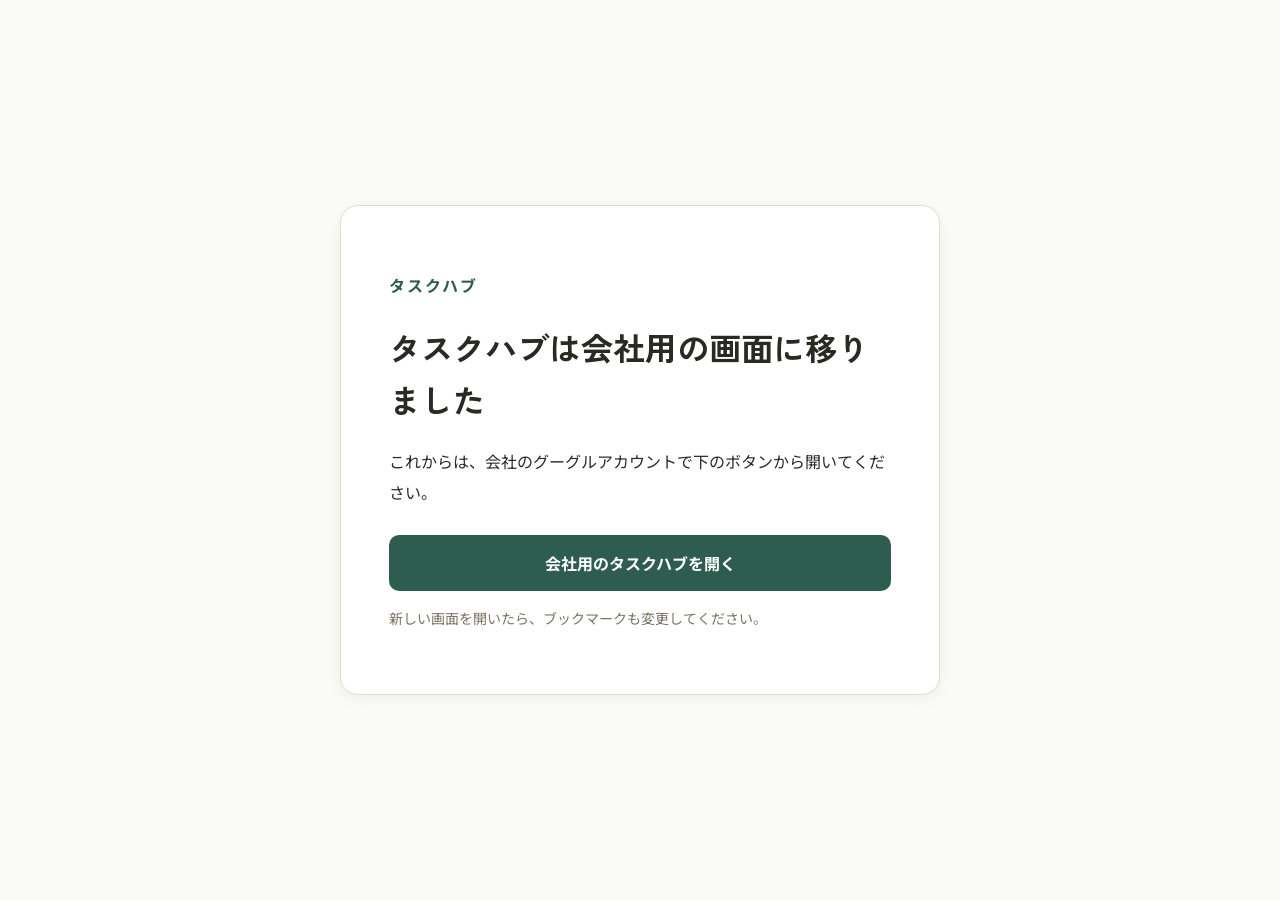
<file: docs/index.html>
<!doctype html>
<html lang="ja">
<head>
<meta charset="utf-8">
<meta name="viewport" content="width=device-width, initial-scale=1">
<title>タスクハブ｜会社用の画面へ</title>
<link rel="stylesheet" href="https://fonts.googleapis.com/css2?family=Zen+Kaku+Gothic+New:wght@500;700&family=Noto+Sans+JP:wght@400;500;700&display=swap">
<style>
*{box-sizing:border-box}body{margin:0;min-height:100vh;display:grid;place-items:center;padding:24px;background:#FAFAF6;color:#2A2A24;font-family:'Noto Sans JP','Zen Kaku Gothic New',system-ui,sans-serif}
main{width:100%;max-width:600px;padding:clamp(24px,6vw,48px);background:#fff;border:1px solid #E2DCC9;border-radius:18px;box-shadow:0 4px 14px rgba(30,26,16,.05)}.label{color:#2E5C4E;font-weight:700;letter-spacing:.12em}h1{font-family:'Zen Kaku Gothic New',sans-serif;font-size:clamp(23px,5vw,32px);line-height:1.6}p{line-height:1.9}a{display:block;margin-top:28px;padding:16px;background:#2E5C4E;color:#fff;text-align:center;text-decoration:none;border-radius:10px;font-weight:700}a:hover{background:#23483d}a:focus-visible{outline:3px solid #B4741E;outline-offset:4px}.note{color:#7A7365;font-size:14px}
</style>
</head>
<body><main><p class="label">タスクハブ</p><h1>タスクハブは会社用の画面に移りました</h1><p>これからは、会社のグーグルアカウントで下のボタンから開いてください。</p><a href="https://script.google.com/a/macros/gws.healthy-home.co.jp/s/AKfycbwS8g7ZC5Y5rH31Ge7Zn2Xfrl8xpS6msIAZ6UAJGPd7Zl_Tgw31SYeOxundOTlmG1gC/exec">会社用のタスクハブを開く</a><p class="note">新しい画面を開いたら、ブックマークも変更してください。</p></main></body>
</html>
</file>
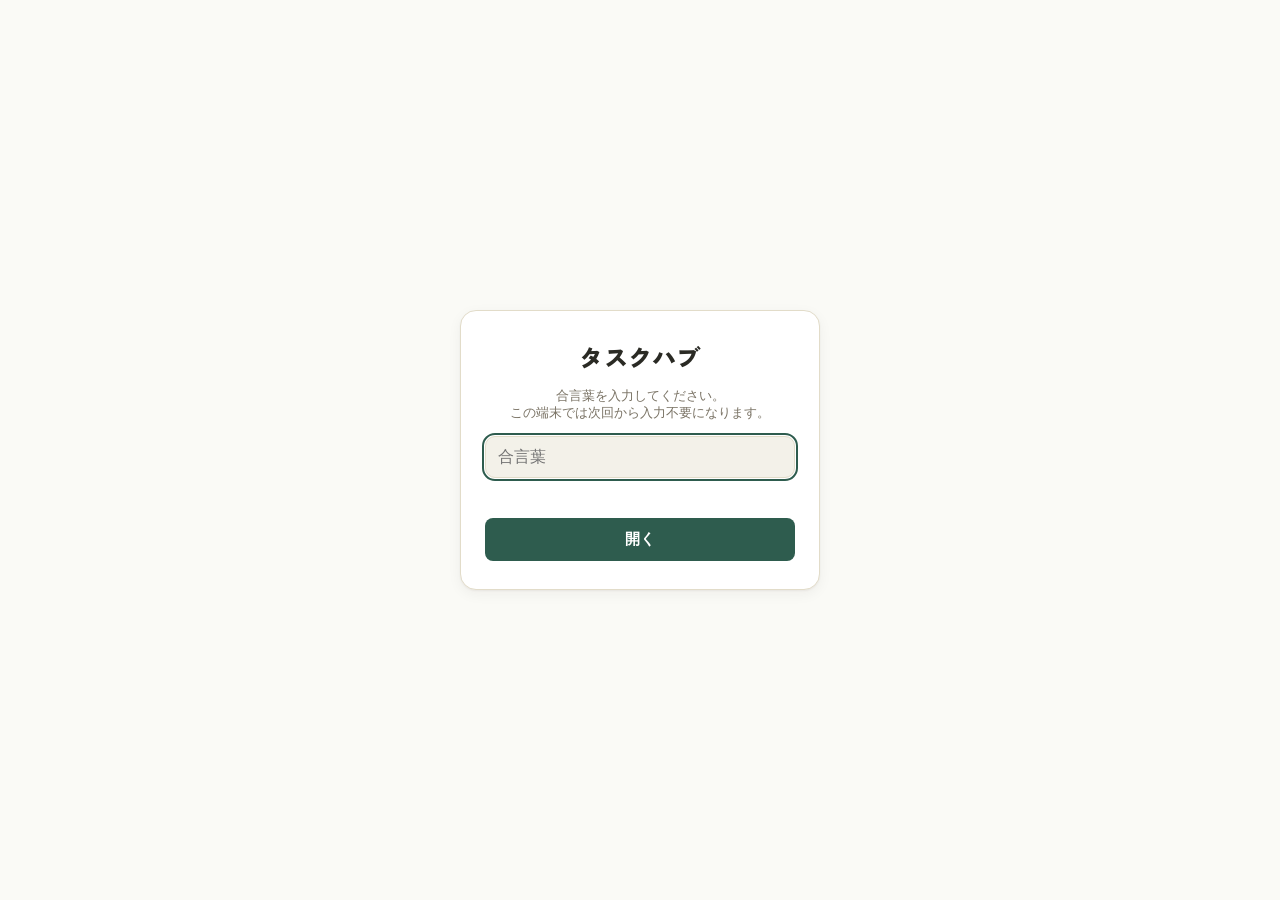
<file: docs/app.html>
<!doctype html>
<html lang="ja">
<head>
<meta charset="utf-8">
<meta name="viewport" content="width=device-width,initial-scale=1,viewport-fit=cover">
<meta name="robots" content="noindex,nofollow">
<title>タスクハブ</title>
<link rel="icon" href="favicon.svg" type="image/svg+xml">
<script src="config.js"></script>
<script src="gantt.js"></script>
<link rel="stylesheet" href="gantt.css">
<style>:root{color-scheme:light;padding-top:env(safe-area-inset-top,0px);padding-bottom:env(safe-area-inset-bottom,0px)}body{font:14px -apple-system,BlinkMacSystemFont,sans-serif}img{max-width:100%}[hidden]:not([hidden=until-found i]){display:none!important}</style>
<link rel="preconnect" href="https://fonts.gstatic.com" crossorigin>
<link rel="stylesheet" href="https://fonts.googleapis.com/css2?family=Zen+Kaku+Gothic+New:wght@500;700;900&family=Noto+Sans+JP:wght@400;500;700&family=JetBrains+Mono:wght@500;600&display=swap">
<style>
  :root{
    --bg:#FAFAF6;
    --surface:#FFFFFF;
    --surface-alt:#F3F1E9;
    --border:#E2DCC9;
    --text:#2A2A24;
    --text-muted:#7A7365;
    --accent:#2E5C4E;
    --accent-soft:#DCE8E1;
    --accent-contrast:#FFFFFF;
    --danger:#B23A2E;
    --danger-soft:#F6DCD8;
    --warning:#B4741E;
    --warning-soft:#F3E3C8;
    --done:#7C8B6F;
    --wait:#3E6B8C;
    --wait-soft:#E1EAF0;
    --shadow: 0 1px 2px rgba(30,26,16,0.05), 0 4px 14px rgba(30,26,16,0.05);
    font-family:'Noto Sans JP', 'Zen Kaku Gothic New', system-ui, sans-serif;
  }
  *{box-sizing:border-box;}
  body{background:var(--bg); color:var(--text); margin:0; padding-inline:clamp(16px, 4vw, 56px); padding-block:20px 48px;}
  .wrap{max-width:1440px; width:100%; margin:0 auto; display:flex; flex-direction:column; gap:20px;}

  header{display:flex; flex-direction:column; gap:14px;}
  .titlebar{display:flex; align-items:center; justify-content:space-between; gap:12px; flex-wrap:wrap;}
  h1{font-family:'Zen Kaku Gothic New', sans-serif; font-weight:900; font-size:1.5rem; margin:0; letter-spacing:.01em;}
  .tagline{color:var(--text-muted); font-size:.8rem; margin-top:2px;}
  .addbtn{background:var(--accent); color:var(--accent-contrast); border:none; border-radius:10px; padding:10px 16px; font-weight:700; font-size:.9rem; cursor:pointer; display:flex; align-items:center; gap:6px; font-family:inherit; box-shadow:var(--shadow);}
  .addbtn:hover{filter:brightness(1.06);}
  .addbtn:active{transform:translateY(1px);}

  .searchrow{display:flex; gap:8px;}
  .searchrow input{flex:1; background:var(--surface); border:1px solid var(--border); border-radius:10px; padding:9px 12px; font-size:.85rem; color:var(--text); font-family:inherit;}
  .searchrow input:focus{outline:2px solid var(--accent); outline-offset:1px;}

  .stats{display:flex; gap:8px; flex-wrap:wrap;}
  .stat{background:var(--surface); border:1px solid var(--border); border-radius:10px; padding:8px 12px; display:flex; align-items:baseline; gap:6px; box-shadow:var(--shadow);}
  .stat b{font-family:'JetBrains Mono',monospace; font-size:1.05rem; font-variant-numeric:tabular-nums;}
  .stat span{font-size:.72rem; color:var(--text-muted);}
  .stat.overdue b{color:var(--danger);}
  .stat.today b{color:var(--warning);}

  .panel{background:var(--surface); border:1px solid var(--border); border-radius:14px; padding:16px; box-shadow:var(--shadow); display:flex; flex-direction:column; gap:12px;}
  .panel[hidden]{display:none!important;}
  .panel h2{margin:0; font-family:'Zen Kaku Gothic New',sans-serif; font-size:1rem; font-weight:700;}
  .field{display:flex; flex-direction:column; gap:5px;}
  .field label{font-size:.72rem; color:var(--text-muted); font-weight:500;}
  .field input[type=text], .field input[type=url], .field input[type=date], .field input[type=number], .field textarea, .field select{
    background:var(--surface-alt); border:1px solid var(--border); border-radius:8px; padding:9px 10px; font-size:.88rem; color:var(--text); font-family:inherit; width:100%;
  }
  .field textarea{resize:vertical; min-height:52px;}
  .row2{display:flex; gap:10px; flex-wrap:wrap;}
  .row2 > .field{flex:1; min-width:140px;}
  .quickdates{display:flex; gap:6px; margin-top:2px; flex-wrap:wrap;}
  .qd-btn{font-size:.7rem; padding:4px 10px; border-radius:99px; border:1px solid var(--border); background:var(--surface-alt); color:var(--text-muted); cursor:pointer; font-family:inherit;}
  .qd-btn:hover{border-color:var(--accent); color:var(--accent);}
  .checkbox-field{display:flex; align-items:center; gap:8px; font-size:.85rem; color:var(--text); cursor:pointer;}
  .checkbox-field input{width:16px; height:16px; accent-color:var(--wait); flex:none;}
  .weekday-picker{display:flex; gap:6px; flex-wrap:wrap;}
  .weekday-picker button{border:1px solid var(--border); background:var(--surface-alt); color:var(--text-muted); border-radius:8px; width:34px; height:34px; font-size:.78rem; cursor:pointer; font-family:inherit;}
  .weekday-picker button.on{background:var(--accent); color:var(--accent-contrast); border-color:var(--accent); font-weight:700;}
  .panel-actions{display:flex; justify-content:flex-end; gap:8px; margin-top:2px;}
  .btn{border:none; border-radius:8px; padding:9px 16px; font-size:.85rem; font-weight:700; cursor:pointer; font-family:inherit;}
  .btn.primary{background:var(--accent); color:var(--accent-contrast);}
  .btn.ghost{background:transparent; color:var(--text-muted); border:1px solid var(--border);}

  .group{display:flex; flex-direction:column; gap:8px;}
  .group-head{display:flex; align-items:center; gap:8px; font-size:.78rem; font-weight:700; color:var(--text-muted); letter-spacing:.02em; padding-left:2px;}
  .group-head .dot{width:7px; height:7px; border-radius:50%; background:var(--text-muted);}
  .group-head.overdue{color:var(--danger);}
  .group-head.overdue .dot{background:var(--danger);}
  .group-head.today{color:var(--warning);}
  .group-head.today .dot{background:var(--warning);}
  .group-head .cnt{font-family:'JetBrains Mono',monospace;}

  .layout{display:flex; flex-direction:column; gap:22px;}
  @media (min-width:760px){
    .layout{flex-direction:row; align-items:flex-start;}
    .col-main{flex:1.65 1 0%;}
    .side-col{flex:1 1 0%;}
  }
  .col-main{display:flex; flex-direction:column; gap:22px; min-width:0; width:100%;}
  .side-col{display:flex; flex-direction:column; gap:22px; min-width:0; width:100%;}
  .side-card{background:var(--surface); border:1px solid var(--border); border-radius:16px; padding:16px; box-shadow:var(--shadow); display:flex; flex-direction:column; gap:11px; min-width:0; width:100%; transition:box-shadow .15s ease, transform .15s ease, border-color .15s ease;}
  .side-card:hover{box-shadow:0 2px 4px rgba(20,18,10,0.08), 0 10px 24px rgba(20,18,10,0.09); border-color:color-mix(in srgb, var(--accent) 30%, var(--border));}
  .side-card h3{margin:0; font-family:'Zen Kaku Gothic New',sans-serif; font-size:.82rem; font-weight:700; display:flex; align-items:center; gap:6px; color:var(--text-muted); letter-spacing:.01em;}
  .overdue-card h3{color:var(--danger);}
  .today-card h3{color:var(--warning);}
  .side-list{display:flex; flex-direction:column; gap:9px;}
  .side-empty{font-size:.78rem; color:var(--text-muted); padding:6px 2px;}
  .date-subhead{font-size:.72rem; font-weight:700; color:var(--text-muted); font-family:'JetBrains Mono',monospace; padding:10px 2px 0; letter-spacing:.02em;}
  .date-subhead:first-child{padding-top:0;}
  .date-groups{display:flex; flex-direction:column; gap:14px;}
  .date-group{display:flex; flex-direction:column; gap:8px;}
  @media (prefers-reduced-motion: reduce){
    .side-card, .task, .addbtn{transition:none!important;}
  }

  .task{display:flex; align-items:flex-start; gap:8px; background:var(--surface-alt); border:1px solid var(--border); border-left:4px solid var(--border); border-radius:11px; padding:11px 12px; transition:box-shadow .15s ease, transform .15s ease, border-color .15s ease;}
  .task:hover{box-shadow:0 2px 4px rgba(20,18,10,0.07), 0 8px 18px rgba(20,18,10,0.08); transform:translateY(-1px); border-color:color-mix(in srgb, var(--accent) 35%, var(--border));}
  .task.priority-high{background:color-mix(in srgb, var(--warning) 10%, var(--surface-alt)); border-left-color:var(--warning);}
  .task.priority-critical{background:color-mix(in srgb, var(--danger) 9%, var(--surface-alt)); border-left-color:var(--danger);}
  .task.overdue{border-left-color:var(--danger);}
  .task.today{border-left-color:var(--warning);}
  .task.carried{border-left-color:var(--danger); background:color-mix(in srgb, var(--danger) 6%, var(--surface));}
  .pill.carried{background:var(--danger); color:#fff; font-weight:700;}
  .dcard.carried{border-left-color:var(--danger);}
  .task.done{opacity:.6;}
  .task.dragging{opacity:.35;}
  .drag-handle{flex:none; display:flex; align-items:center; padding-top:3px; color:var(--text-muted); cursor:grab; touch-action:none;}
  .drag-handle:hover{color:var(--text);}
  .drag-handle:active{cursor:grabbing;}
  .check{appearance:none; width:20px; height:20px; border-radius:6px; border:2px solid var(--border); background:var(--surface-alt); flex:none; margin-top:1px; cursor:pointer; display:grid; place-items:center;}
  .check:checked{background:var(--accent); border-color:var(--accent);}
  .check:checked::after{content:"✓"; color:var(--accent-contrast); font-size:13px; font-weight:900;}
  .task-body{flex:1; min-width:0; display:flex; flex-direction:column; gap:4px;}
  .task-title-row{display:flex; align-items:center; gap:7px; flex-wrap:wrap;}
  .task-title{font-weight:700; font-size:.92rem; word-break:break-word;}
  .task.done .task-title{text-decoration:line-through; color:var(--text-muted);}
  .pill{font-size:.65rem; font-weight:700; border-radius:99px; padding:2px 8px; white-space:nowrap;}
  .pill.critical{background:var(--danger-soft); color:var(--danger);}
  .pill.high{background:var(--warning-soft); color:var(--warning);}
  .pill.owner{background:var(--accent-soft); color:var(--accent); font-weight:500;}
  .pill.new{background:var(--accent); color:var(--accent-contrast); font-weight:900; letter-spacing:.03em;}
  .pill.waiting{background:var(--wait-soft); color:var(--wait); display:inline-flex; align-items:center; gap:3px;}
  .icon-badge{display:inline-flex; align-items:center; gap:3px; font-size:.7rem; color:var(--text-muted);}
  .task-meta{display:flex; align-items:center; gap:10px; flex-wrap:wrap; font-size:.74rem; color:var(--text-muted);}
  .task-meta a{color:var(--accent); text-decoration:none; font-weight:500; display:inline-flex; align-items:center; gap:3px;}
  .task-meta a:hover{text-decoration:underline;}
  .task-notes{font-size:.78rem; color:var(--text-muted); white-space:pre-wrap; word-break:break-word;}
  .task-due{font-family:'JetBrains Mono',monospace; font-variant-numeric:tabular-nums; font-size:.92rem; font-weight:700; color:var(--text); display:inline-flex; align-items:center; gap:4px;}
  button.task-due{background:none; border:none; padding:0; cursor:pointer; font-family:inherit;}
  button.task-due:hover{color:var(--accent); text-decoration:underline;}
  .due-edit-input{font-family:'JetBrains Mono',monospace; font-size:.82rem; border:1px solid var(--accent); border-radius:6px; padding:2px 6px; background:var(--surface); color:var(--text);}
  .task-actions{display:flex; gap:4px; flex:none; align-items:center;}
  .icon-btn{background:none; border:none; cursor:pointer; padding:5px; border-radius:7px; color:var(--text-muted); display:grid; place-items:center;}
  .icon-btn:hover{background:var(--surface); color:var(--text);}
  .icon-btn.danger-hover:hover{background:var(--danger-soft); color:var(--danger);}
  .icon-btn.wait-btn.active{color:var(--wait); background:var(--wait-soft);}
  .icon-btn.checklist-btn{width:auto; padding:5px 7px; display:inline-flex; align-items:center; gap:4px; font-size:.66rem; font-family:'JetBrains Mono',monospace;}
  .icon-btn.checklist-btn.has-items{color:var(--accent); background:var(--accent-soft);}
  .subtask-panel{margin-top:2px; padding-top:8px; border-top:1px dashed var(--border); display:flex; flex-direction:column; gap:6px;}
  .subtask-item{display:flex; align-items:center; gap:7px; font-size:.8rem;}
  .subtask-item input[type=checkbox]{flex:none; width:15px; height:15px; accent-color:var(--accent);}
  .subtask-item span{flex:1; word-break:break-word;}
  .subtask-item span.done{text-decoration:line-through; color:var(--text-muted);}
  .subtask-del{background:none; border:none; color:var(--text-muted); cursor:pointer; font-size:.9rem; line-height:1; padding:2px 4px; flex:none;}
  .subtask-del:hover{color:var(--danger);}
  .subtask-add input{width:100%; background:var(--surface); border:1px solid var(--border); border-radius:7px; padding:6px 9px; font-size:.78rem; color:var(--text); font-family:inherit;}

  .task-progress{font-size:.78rem; color:var(--text-muted); white-space:pre-wrap; word-break:break-word; display:flex; align-items:flex-start; gap:6px;}
  .task-progress .progress-icon{flex:none; margin-top:2px; color:var(--text-muted);}
  .task-progress span{flex:1;}
  .task-progress .icon-btn{padding:3px; flex:none;}
  .progress-edit input[type=text]{width:100%; background:var(--surface); border:1px solid var(--border); border-radius:7px; padding:6px 9px; font-size:.78rem; color:var(--text); font-family:inherit;}

  .empty{background:var(--surface); border:1px dashed var(--border); border-radius:14px; padding:36px 20px; text-align:center; display:flex; flex-direction:column; align-items:center; gap:10px; color:var(--text-muted);}
  .empty b{color:var(--text); font-family:'Zen Kaku Gothic New',sans-serif;}

  .done-toggle{background:none; border:none; color:var(--text-muted); font-size:.78rem; font-weight:700; cursor:pointer; padding:6px 2px; display:flex; align-items:center; gap:6px; font-family:inherit;}
  .done-toggle svg{transition:transform .15s;}
  .done-toggle.open svg{transform:rotate(90deg);}
  .clearall{margin-left:auto; font-size:.72rem; color:var(--text-muted); background:none; border:1px solid var(--border); border-radius:7px; padding:4px 9px; cursor:pointer; font-family:inherit;}
  .clearall:hover{color:var(--danger); border-color:var(--danger);}

  .banner{background:var(--warning-soft); color:var(--warning); border-radius:10px; padding:9px 12px; font-size:.78rem; font-weight:500;}
  .loading{text-align:center; color:var(--text-muted); padding:30px 0; font-size:.85rem;}

  .view-tabs{display:flex; gap:4px; background:var(--surface-alt); border:1px solid var(--border); border-radius:11px; padding:4px; align-self:flex-start;}
  .view-tab{display:inline-flex; align-items:center; gap:6px; border:none; background:none; color:var(--text-muted); font-family:inherit; font-size:.85rem; font-weight:700; padding:7px 16px; border-radius:8px; cursor:pointer;}
  .view-tab:hover{color:var(--text);}
  .view-tab.active{background:var(--surface); color:var(--accent); box-shadow:var(--shadow);}

  .cal-head{display:flex; align-items:center; gap:8px; flex-wrap:wrap;}
  .cal-title{font-family:'Zen Kaku Gothic New',sans-serif; font-size:1.05rem; font-weight:900; margin-right:auto;}
  .cal-nav{border:1px solid var(--border); background:var(--surface-alt); color:var(--text); border-radius:8px; padding:5px 11px; cursor:pointer; font-family:inherit; font-size:.8rem; font-weight:700;}
  .cal-nav:hover{border-color:var(--accent); color:var(--accent);}
  .cal-grid{display:grid; grid-template-columns:repeat(7, minmax(0,1fr)); gap:4px;}
  .cal-dow{font-size:.7rem; font-weight:700; color:var(--text-muted); text-align:center; padding:2px 0 4px;}
  .cal-dow.sun{color:var(--danger);}
  .cal-dow.sat{color:var(--wait);}
  .cal-cell{min-height:96px; background:var(--surface-alt); border:1px solid var(--border); border-radius:9px; padding:5px; display:flex; flex-direction:column; gap:3px; cursor:pointer; min-width:0; text-align:left;}
  .cal-cell:hover{border-color:color-mix(in srgb, var(--accent) 45%, var(--border));}
  .cal-cell.out{opacity:.45;}
  .cal-cell.is-today{background:color-mix(in srgb, var(--warning) 12%, var(--surface));}
  .cal-cell.selected{outline:2px solid var(--accent); outline-offset:-1px;}
  .cal-num{font-family:'JetBrains Mono',monospace; font-size:.76rem; font-weight:600; color:var(--text);}
  .cal-cell.sun .cal-num{color:var(--danger);}
  .cal-cell.sat .cal-num{color:var(--wait);}
  .cal-cell.is-today .cal-num{color:var(--warning); font-weight:700;}
  .cal-chip{display:block; font-size:.68rem; line-height:1.35; padding:2px 5px; border-radius:5px; background:var(--surface); border-left:3px solid var(--border); white-space:nowrap; overflow:hidden; text-overflow:ellipsis; color:var(--text);}
  .cal-chip.priority-high{background:var(--warning-soft); border-left-color:var(--warning);}
  .cal-chip.priority-critical{background:var(--danger-soft); border-left-color:var(--danger);}
  .cal-chip.overdue{border-left-color:var(--danger); color:var(--danger); font-weight:700;}
  .cal-chip.waiting{border-left-color:var(--wait);}
  .cal-chip.done{opacity:.55; text-decoration:line-through;}
  .cal-more{font-size:.66rem; color:var(--text-muted); font-weight:700; padding-left:2px;}
  .cal-note{font-size:.72rem; color:var(--text-muted);}
  .day-head{display:flex; align-items:center; gap:8px;}
  .day-head h3{margin-right:auto;}
  .day-add{font-size:.74rem; padding:5px 10px; border-radius:8px; border:1px solid var(--border); background:var(--surface-alt); color:var(--accent); font-weight:700; cursor:pointer; font-family:inherit;}
  .day-add:hover{border-color:var(--accent);}
  @media (max-width:600px){
    .cal-cell{min-height:58px; padding:4px; gap:2px;}
    .cal-chip{font-size:0; height:5px; padding:0; border-left-width:0; background:var(--accent);}
    .cal-chip.priority-high{background:var(--warning);}
    .cal-chip.priority-critical, .cal-chip.overdue{background:var(--danger);}
    .cal-chip.waiting{background:var(--wait);}
    .cal-more{font-size:.6rem;}
  }

  /* ---- DAY(1日の時間割) ---- */
  .day-bar{display:flex; align-items:center; gap:8px; flex-wrap:wrap;}
  .day-title{font-family:'Zen Kaku Gothic New',sans-serif; font-size:1.05rem; font-weight:900; display:flex; align-items:center; gap:8px;}
  .day-title .pill{font-family:'Noto Sans JP',sans-serif;}
  .day-bar .cal-nav:first-of-type{margin-left:auto;}
  .day-grid{display:grid; grid-template-columns:repeat(2, minmax(0,1fr)); gap:12px;}
  .slot{background:var(--surface-alt); border:1px solid var(--border); border-radius:12px; padding:10px; display:flex; flex-direction:column; gap:8px; min-height:200px; min-width:0;}
  .slot.now{border-color:var(--warning); background:color-mix(in srgb, var(--warning) 7%, var(--surface));}
  .slot-head{display:flex; align-items:baseline; gap:8px; padding-left:2px;}
  .slot-q{font-family:'JetBrains Mono',monospace; font-weight:600; font-size:.72rem; color:var(--accent); background:var(--accent-soft); border-radius:5px; padding:1px 6px;}
  .slot-time{font-family:'JetBrains Mono',monospace; font-weight:600; font-size:.88rem;}
  .slot.now .slot-time{color:var(--warning);}
  .slot-cnt{margin-left:auto; font-size:.7rem; color:var(--text-muted);}
  .slot-list{display:flex; flex-direction:column; gap:6px; flex:1; min-height:60px; border-radius:9px; padding:2px;}
  .slot-empty{font-size:.74rem; color:var(--text-muted); border:1px dashed var(--border); border-radius:9px; padding:14px 8px; text-align:center; flex:1; display:flex; align-items:center; justify-content:center;}
  .slot-list .slot-empty:not(:only-child){display:none;}
  .drop-on{outline:2px dashed var(--accent); outline-offset:2px; background:color-mix(in srgb, var(--accent-soft) 55%, transparent);}
  .tray-sec{display:flex; flex-direction:column; gap:6px;}
  .tray-head{display:flex; align-items:center; gap:6px; font-size:.74rem; font-weight:700; color:var(--text-muted); background:none; border:none; padding:4px 2px; cursor:pointer; font-family:inherit; text-align:left;}
  .tray-head svg{transition:transform .15s;}
  .tray-head.open svg{transform:rotate(90deg);}
  .tray-head.overdue{color:var(--danger);}
  .tray-head.today{color:var(--warning);}
  .tray-hint{font-size:.72rem; color:var(--text-muted);}

  .dcard{display:flex; align-items:flex-start; gap:6px; background:var(--surface); border:1px solid var(--border); border-left:4px solid var(--border); border-radius:9px; padding:7px 6px 7px 7px; min-width:0; user-select:none; -webkit-user-select:none; cursor:grab;}
  .dcard:hover{border-color:color-mix(in srgb, var(--accent) 35%, var(--border));}
  .dcard.priority-high{background:color-mix(in srgb, var(--warning) 9%, var(--surface)); border-left-color:var(--warning);}
  .dcard.priority-critical{background:color-mix(in srgb, var(--danger) 8%, var(--surface)); border-left-color:var(--danger);}
  .dcard.overdue{border-left-color:var(--danger);}
  .dcard.done{opacity:.55; cursor:default;}
  .dcard.done .dcard-title{text-decoration:line-through; color:var(--text-muted);}
  .dcard.drag-src{opacity:.3;}
  .dcard .check{width:18px; height:18px; margin-top:1px;}
  .dcard .check:checked::after{font-size:11px;}
  .dgrip{flex:none; color:var(--text-muted); padding-top:2px; cursor:grab; touch-action:none; display:flex;}
  .dcard-body{flex:1; min-width:0; display:flex; flex-direction:column; gap:2px;}
  .dcard-title{font-weight:700; font-size:.84rem; line-height:1.4; word-break:break-word;}
  .dcard-meta{display:flex; align-items:center; gap:4px 8px; flex-wrap:wrap; font-size:.7rem; color:var(--text-muted);}
  .dcard-meta .late{color:var(--danger); font-weight:700;}
  .dcard-meta a{color:var(--accent); text-decoration:none; display:inline-flex; align-items:center; gap:3px;}
  .dcard-meta a:hover{text-decoration:underline;}
  .dcard-actions{display:flex; gap:0; flex:none; align-items:center;}
  .dcard-actions .icon-btn{padding:4px;}
  .slot-menu{flex:1 1 100%; display:flex; gap:4px; flex-wrap:wrap; padding:4px 0 0 24px;}
  .slot-menu button{font-size:.72rem; font-family:'JetBrains Mono',monospace; font-weight:600; border:1px solid var(--border); background:var(--surface-alt); color:var(--text); border-radius:7px; padding:4px 8px; cursor:pointer;}
  .slot-menu button:hover{border-color:var(--accent); color:var(--accent);}
  .slot-menu button.cur{background:var(--accent); border-color:var(--accent); color:var(--accent-contrast);}
  .slot-menu button.off{font-family:inherit; color:var(--text-muted);}
  .dghost{position:fixed; z-index:60; pointer-events:none; box-shadow:0 10px 28px rgba(20,18,10,.22); opacity:.95; transform:rotate(1.5deg); margin:0;}
  body.dragging-day, body.dragging-day *{cursor:grabbing!important;}

  /* ---- プロジェクト(ガントチャート) ---- */
  .pill.project{background:var(--surface); color:var(--accent); border:1px solid color-mix(in srgb, var(--accent) 35%, var(--border)); font-weight:500; display:inline-flex; align-items:center; gap:3px;}
  /* 広報室タブ */
  .kp-filters{display:flex; gap:8px 16px; flex-wrap:wrap; align-items:center; font-size:.8rem; color:var(--text-muted);}
  .kp-filters select{font:inherit; color:var(--text); border:1px solid var(--border); border-radius:8px; padding:4px 8px; background:var(--surface);}
  .kp-err{color:var(--danger); font-size:.8rem; white-space:pre-wrap;}
  .kp-proj summary{list-style:none; cursor:pointer; display:flex; gap:10px; align-items:flex-start;}
  .kp-proj summary::-webkit-details-marker{display:none;}
  .kp-arrow{flex:none; width:0; height:0; margin-top:8px; border-left:7px solid var(--text-muted); border-top:5px solid transparent; border-bottom:5px solid transparent; transition:transform .15s ease;}
  .kp-arrow{display:inline-block; vertical-align:middle; margin:0 8px 3px 0;}
  .kp-card:not(.kp-closed) .kp-arrow{transform:rotate(90deg);}
  .kp-toggle{cursor:pointer;}
  .kp-card.kp-closed{gap:0;}
  .kp-allbtns{margin-left:auto; display:inline-flex; gap:6px; align-items:center; flex-wrap:wrap; justify-content:flex-end;}
  .kp-mine{display:inline-flex; align-items:center; gap:4px; font-size:.75rem; font-weight:700; color:var(--text); cursor:pointer; margin-right:6px;}
  .kp-allbtns button{font-size:.72rem; font-weight:700; color:var(--text); background:var(--surface); border:1px solid var(--border); border-radius:8px; padding:4px 10px; cursor:pointer; font-family:inherit;}
  .kp-allbtns button:hover{border-color:var(--accent); color:var(--accent);}
  .kp-body{display:flex; flex-direction:column; gap:11px; margin-top:11px;}
  .kp-proj:not([open]){gap:0;}
  .proj-sub b.kp-txt{font-family:inherit; font-weight:700;}
  .kp-note{font-size:.8rem; color:var(--text-muted); white-space:pre-wrap; word-break:break-word;}
  .kp-memo{margin-top:10px;}
  .kp-memo-head{display:flex; align-items:baseline; gap:10px; margin-bottom:4px; font-size:.85rem;}
  .kp-memo textarea{width:100%; box-sizing:border-box; min-height:110px; resize:vertical; padding:8px 10px; font:inherit; font-size:.88rem; line-height:1.6; color:var(--text); background:var(--surface); border:1px solid var(--border); border-radius:8px;}
  .kp-memo textarea:focus{outline:2px solid var(--accent); outline-offset:-1px;}
  .kp-view .g-bar{cursor:pointer;}
  .kp-dialog{border:1px solid var(--border); border-radius:16px; max-width:560px; width:calc(100% - 28px); max-height:90vh; padding:20px; color:var(--text); background:var(--surface);}
  .kp-dialog::backdrop{background:rgba(30,30,25,.4);}
  .kp-dialog h2{margin:0 0 12px; font-size:1.05rem;}
  .kp-field{display:block; margin:10px 0; font-size:.8rem; font-weight:700;}
  .kp-field input,.kp-field select,.kp-field textarea{display:block; width:100%; margin-top:4px; font:inherit; font-weight:400; font-size:.9rem; color:var(--text); border:1px solid var(--border); border-radius:8px; padding:8px; background:var(--surface); box-sizing:border-box;}
  .kp-field textarea{min-height:80px; resize:vertical;}
  .kp-two{display:grid; grid-template-columns:1fr 1fr; gap:12px;}
  .kp-dialog .kp-primary{background:var(--accent); color:#fff; border-color:var(--accent);}
  @media (max-width:600px){ .kp-two{grid-template-columns:1fr; gap:0;} .kp-dialog{padding:14px;} }
  .proj-view{display:flex; flex-direction:column; gap:16px;}
  .proj-picker{display:flex; gap:8px; flex-wrap:wrap; align-items:center;}
  .proj-chip{display:inline-flex; align-items:center; gap:8px; border:1px solid var(--border); background:var(--surface-alt); color:var(--text); border-radius:10px; padding:8px 12px; font-family:inherit; font-size:.84rem; font-weight:700; cursor:pointer; max-width:100%;}
  .proj-chip span{white-space:nowrap; overflow:hidden; text-overflow:ellipsis;}
  .proj-chip small{font-family:'JetBrains Mono',monospace; font-size:.7rem; color:var(--text-muted); font-weight:600; flex:none;}
  .proj-chip:hover{border-color:var(--accent);}
  .proj-chip.on{background:var(--accent); border-color:var(--accent); color:var(--accent-contrast);}
  .proj-chip.on small{color:var(--accent-contrast); opacity:.85;}
  .proj-new{display:flex; gap:6px; flex:1 1 260px; max-width:420px;}
  .proj-new input{flex:1; min-width:0; background:var(--surface); border:1px solid var(--border); border-radius:10px; padding:8px 11px; font-size:.84rem; color:var(--text); font-family:inherit;}
  .proj-new .btn{padding:8px 14px; white-space:nowrap;}
  .proj-head{display:flex; align-items:flex-start; justify-content:space-between; gap:12px; flex-wrap:wrap;}
  .proj-name{font-family:'Zen Kaku Gothic New',sans-serif; font-size:1.2rem; font-weight:900; margin:0; word-break:break-word;}
  .proj-sub{display:flex; gap:6px 14px; flex-wrap:wrap; font-size:.76rem; color:var(--text-muted); margin-top:4px;}
  .proj-sub b{color:var(--text); font-family:'JetBrains Mono',monospace; font-weight:600;}
  .proj-sub .late{color:var(--danger); font-weight:700;}
  .proj-actions{display:flex; gap:6px; flex-wrap:wrap;}
  .proj-actions button{font-size:.76rem; font-weight:700; color:var(--text); background:var(--surface); border:1px solid var(--border); border-radius:8px; padding:6px 11px; cursor:pointer; font-family:inherit; display:inline-flex; align-items:center; gap:5px;}
  .proj-actions button:hover{border-color:var(--accent); color:var(--accent);}
  .proj-actions button.danger:hover{border-color:var(--danger); color:var(--danger); background:var(--danger-soft);}
  .progressbar{height:8px; border-radius:99px; background:var(--surface-alt); border:1px solid var(--border); overflow:hidden;}
  .progressbar i{display:block; height:100%; background:var(--accent); border-radius:99px;}
  .proj-foot{display:flex; align-items:center; gap:10px; flex-wrap:wrap; justify-content:space-between;}
  .proj-view .g-bar{cursor:pointer;}
  .proj-view .g-bar:hover{filter:brightness(1.1);}
  .share-note{font-size:.74rem; color:var(--text-muted);}

  .tools{display:flex; align-items:center; gap:8px; flex-wrap:wrap; border-top:1px solid var(--border); padding-top:14px; margin-top:6px;}
  .tools .mode{font-size:.74rem; color:var(--text-muted); margin-right:auto;}
  .tools button{font-size:.74rem; color:var(--text-muted); background:var(--surface); border:1px solid var(--border); border-radius:8px; padding:6px 11px; cursor:pointer; font-family:inherit;}
  .tools button:hover{color:var(--accent); border-color:var(--accent);}
  .banner.ok{background:var(--accent-soft); color:var(--accent);}
  .banner.err{background:var(--danger-soft); color:var(--danger);}
  .inbox{margin-top:10px; background:var(--surface); border:1px solid color-mix(in srgb, var(--accent) 35%, var(--border)); border-radius:12px; box-shadow:var(--shadow);}
  .inbox > summary{list-style:none; cursor:pointer; padding:10px 14px; display:flex; align-items:center; gap:8px; font-weight:700; font-size:.88rem; color:var(--accent);}
  .inbox > summary::-webkit-details-marker{display:none;}
  .inbox > summary .chev{transition:transform .15s; display:inline-flex;}
  .inbox[open] > summary .chev{transform:rotate(90deg);}
  .inbox > summary small{font-weight:500; color:var(--text-muted); font-size:.74rem;}
  .inbox-count{background:var(--accent); color:var(--accent-contrast); border-radius:99px; padding:1px 8px; font-size:.72rem; font-family:'JetBrains Mono',monospace;}
  .inbox-body{padding:0 14px 12px; display:flex; flex-direction:column; gap:12px;}
  .inbox-group{border-top:1px solid var(--border); padding-top:10px; display:flex; flex-direction:column; gap:6px;}
  .inbox-head{display:flex; align-items:center; gap:8px; flex-wrap:wrap; font-size:.8rem;}
  .inbox-head b{font-weight:700;}
  .inbox-head a{color:var(--accent); text-decoration:none; font-size:.74rem; font-weight:500;}
  .inbox-head .sp{flex:1;}
  .inbox-head button, .cand button{font-family:inherit; font-size:.74rem; font-weight:700; border-radius:7px; padding:5px 10px; cursor:pointer; border:1px solid var(--border); background:var(--surface-alt); color:var(--text-muted); white-space:nowrap;}
  .inbox-head button:hover, .cand button.ng:hover{border-color:var(--danger); color:var(--danger);}
  .cand button.ok{background:var(--accent); border-color:var(--accent); color:var(--accent-contrast);}
  .cand{display:grid; grid-template-columns:1fr 110px 132px auto auto; gap:6px; align-items:center; background:var(--surface-alt); border-radius:9px; padding:6px 8px;}
  .cand input{min-width:0; width:100%; background:var(--surface); border:1px solid var(--border); border-radius:7px; padding:6px 8px; font-size:.82rem; color:var(--text); font-family:inherit;}
  .cand input:focus{outline:2px solid var(--accent); outline-offset:0;}
  .cand .hint{grid-column:1 / -1; font-size:.7rem; color:var(--text-muted); margin-top:-2px;}
  @media (max-width:600px){
    .cand{grid-template-columns:1fr 1fr;}
    .cand .c-title{grid-column:1 / -1;}
  }
  .update-bar{display:flex; align-items:center; justify-content:space-between; gap:10px; flex-wrap:wrap;}
  .update-bar .btn{padding:7px 14px; font-size:.8rem;}

  .gate{position:fixed; inset:0; background:var(--bg); display:flex; align-items:center; justify-content:center; padding:16px; z-index:50;}
  .gate form{background:var(--surface); border:1px solid var(--border); border-radius:16px; box-shadow:var(--shadow); padding:28px 24px; width:100%; max-width:360px; display:flex; flex-direction:column; gap:14px;}
  .gate h1{text-align:center;}
  .gate p{margin:0; font-size:.8rem; color:var(--text-muted); text-align:center;}
  .gate input{background:var(--surface-alt); border:1px solid var(--border); border-radius:10px; padding:11px 12px; font-size:1rem; color:var(--text); font-family:inherit; width:100%;}
  .gate input:focus{outline:2px solid var(--accent); outline-offset:1px;}
  .gate .btn{padding:11px 16px; font-size:.95rem;}
  .gate-err{color:var(--danger); font-size:.8rem; text-align:center; min-height:1em;}

  button.stat{font-family:inherit; color:inherit; cursor:pointer;}
  button.stat:hover{border-color:color-mix(in srgb, var(--accent) 40%, var(--border));}

  @media (max-width:480px){
    .row2 > .field{min-width:100%;}
    h1{font-size:1.3rem;}
  }

  /* ---- スマホ ---- */
  @media (max-width:600px){
    body{padding-block:12px 96px;}
    .wrap{gap:14px;}
    header{gap:10px;}
    h1{font-size:1.25rem;}
    .tagline{display:none;}
    .addbtn{position:fixed; right:16px; bottom:calc(16px + env(safe-area-inset-bottom,0px)); z-index:40; width:58px; height:58px; border-radius:50%; padding:0; justify-content:center; font-size:0; box-shadow:0 6px 20px rgba(20,18,10,.25);}
    .addbtn svg{width:26px; height:26px;}
    .view-tabs{align-self:stretch;}
    .view-tab{flex:1; justify-content:center; padding:9px 4px; gap:4px; font-size:.78rem; white-space:nowrap;}
    .view-tab svg{flex:none;}
    .proj-new{flex-basis:100%; max-width:none;}
    .proj-new input{font-size:16px;}
    .proj-actions{width:100%;}
    .proj-actions button{flex:1 1 auto; justify-content:center; padding:9px 10px;}
    .stats{gap:6px; flex-wrap:nowrap;}
    .stat{flex:1; justify-content:center; padding:8px 6px; gap:4px;}
    .stat b{font-size:1rem;}
    .layout, .col-main, .side-col{gap:14px;}
    .side-card{padding:12px 10px; border-radius:14px; gap:9px;}
    .side-card:hover{box-shadow:var(--shadow); border-color:var(--border);}
    .side-card h3{font-size:.9rem; padding-left:2px;}
    .date-subhead{font-size:.8rem;}

    .task{flex-wrap:wrap; padding:10px 10px 6px; gap:6px 10px;}
    .task:hover{transform:none; box-shadow:none;}
    .drag-handle{display:none;}
    .check{width:24px; height:24px; margin-top:0;}
    .task-body{flex:1 1 0; min-width:0;}
    .task-title{font-size:.98rem; line-height:1.45;}
    .task-due{font-size:.86rem;}
    .task-meta{font-size:.78rem; gap:6px 12px;}
    .task-notes, .task-progress{font-size:.82rem;}
    .task-actions{order:3; flex:1 1 100%; justify-content:flex-end; gap:2px; border-top:1px dashed var(--border); padding-top:4px; margin-left:34px;}
    .icon-btn{min-width:38px; min-height:36px; padding:8px;}
    .icon-btn.checklist-btn{padding:8px 9px;}
    .subtask-item{font-size:.86rem; padding:3px 0;}
    .subtask-item input[type=checkbox]{width:18px; height:18px;}

    /* iPhone で入力時に画面が拡大されないよう 16px 以上にする */
    .field input[type=text], .field input[type=url], .field input[type=date], .field input[type=number], .field textarea, .field select,
    .searchrow input, .subtask-add input, .progress-edit input[type=text], .due-edit-input{font-size:16px;}
    .panel{padding:14px 12px;}
    .panel-actions .btn{flex:1; padding:12px;}
    .qd-btn{font-size:.8rem; padding:6px 12px;}
    .tools{justify-content:center;}
    .tools .mode{flex:1 1 100%; text-align:center; margin-right:0;}

    .day-grid{grid-template-columns:minmax(0,1fr); gap:10px;}
    .slot{min-height:0;}
    .slot-list{min-height:48px;}
    .dcard{padding:8px 4px 8px 6px;}
    .dcard-title{font-size:.92rem;}
    .dcard .icon-btn{min-width:34px; min-height:34px; padding:6px;}
    .dgrip{padding:4px 2px 0 0;}
    .slot-menu button{font-size:.8rem; padding:7px 10px;}
  }
</style>
</head>
<body>

<div class="gate" id="passGate" hidden>
  <form id="passForm">
    <h1>タスクハブ</h1>
    <p>合言葉を入力してください。<br>この端末では次回から入力不要になります。</p>
    <input type="password" id="passInput" autocomplete="current-password" placeholder="合言葉" required>
    <div class="gate-err" id="passErr"></div>
    <button type="submit" class="btn primary" id="passBtn">開く</button>
  </form>
</div>

<div class="gate" id="regGate" hidden>
  <form id="regForm">
    <h1>タスクハブ</h1>
    <p id="regLead">はじめまして。最初に1回だけ登録してください。<br>タスクはあなただけが見られます。</p>
    <input type="text" id="regEmail" readonly tabindex="-1">
    <input type="text" id="regName" autocomplete="name" maxlength="30" placeholder="お名前（例：中川）" required>
    <div class="gate-err" id="regErr"></div>
    <button type="submit" class="btn primary" id="regBtn">登録して始める</button>
  </form>
</div>

<div class="wrap">
  <header>
    <div class="titlebar">
      <div>
        <h1>タスクハブ</h1>
        <div class="tagline">締切と繰り返しをまとめて見える化</div>
      </div>
      <button class="addbtn" id="openAddBtn" type="button" aria-label="タスクを追加">
        <svg width="15" height="15" viewBox="0 0 24 24" fill="none"><path d="M12 5v14M5 12h14" stroke="currentColor" stroke-width="2.6" stroke-linecap="round"/></svg>
        タスクを追加
      </button>
    </div>
    <div class="view-tabs" role="tablist">
      <button type="button" class="view-tab" role="tab" data-view="list">
        <svg width="14" height="14" viewBox="0 0 24 24" fill="none"><path d="M4 6h2M4 12h2M4 18h2" stroke="currentColor" stroke-width="2.2" stroke-linecap="round"/><path d="M10 6h10M10 12h10M10 18h10" stroke="currentColor" stroke-width="1.8" stroke-linecap="round"/></svg>
        リスト
      </button>
      <button type="button" class="view-tab" role="tab" data-view="day">
        <svg width="14" height="14" viewBox="0 0 24 24" fill="none"><rect x="3" y="3" width="8" height="8" rx="1.5" stroke="currentColor" stroke-width="1.8"/><rect x="13" y="3" width="8" height="8" rx="1.5" stroke="currentColor" stroke-width="1.8"/><rect x="3" y="13" width="8" height="8" rx="1.5" stroke="currentColor" stroke-width="1.8"/><rect x="13" y="13" width="8" height="8" rx="1.5" stroke="currentColor" stroke-width="1.8"/></svg>
        DAY
      </button>
      <button type="button" class="view-tab" role="tab" data-view="calendar">
        <svg width="14" height="14" viewBox="0 0 24 24" fill="none"><rect x="3" y="5" width="18" height="16" rx="2" stroke="currentColor" stroke-width="1.8"/><path d="M8 3v4M16 3v4M3 10h18" stroke="currentColor" stroke-width="1.8" stroke-linecap="round"/></svg>
        カレンダー
      </button>
      <button type="button" class="view-tab" role="tab" data-view="project">
        <svg width="14" height="14" viewBox="0 0 24 24" fill="none"><path d="M3 5h9M7 12h10M10 19h11" stroke="currentColor" stroke-width="3" stroke-linecap="round"/></svg>
        プロジェクト
      </button>
      <button type="button" class="view-tab" role="tab" data-view="kouhou" id="kouhouTab" hidden>
        <svg width="14" height="14" viewBox="0 0 24 24" fill="none"><circle cx="8" cy="8" r="3" stroke="currentColor" stroke-width="1.8"/><circle cx="16.5" cy="9" r="2.5" stroke="currentColor" stroke-width="1.8"/><path d="M3 19c.6-3 2.6-5 5-5s4.4 2 5 5M13.5 18.5c.4-2.3 1.6-3.8 3-3.8s2.6 1.5 3 3.8" stroke="currentColor" stroke-width="1.8" stroke-linecap="round"/></svg>
        広報室
      </button>
    </div>
    <div class="searchrow">
      <input type="text" id="searchInput" placeholder="タスク名・備考・URLで検索">
    </div>
    <div class="stats" id="statsRow"></div>
    <div class="banner ok update-bar" id="updateBar" hidden>
      <span>新しいバージョンが公開されています。</span>
      <button type="button" class="btn primary" id="updateBarBtn" data-update>最新に更新</button>
    </div>
    <div id="dbBanner"></div>
    <div id="inboxArea"></div>
  </header>

  <form class="panel" id="taskPanel" hidden>
    <h2 id="panelTitle">新しいタスク</h2>
    <div class="field">
      <label for="f_title">タスク名</label>
      <input type="text" id="f_title" placeholder="例）東店見学会の集客バナー作成" required>
    </div>
    <div class="row2">
      <div class="field">
        <label for="f_project">プロジェクト（任意）</label>
        <select id="f_project"><option value="">なし</option></select>
      </div>
      <div class="field" id="startField" hidden>
        <label for="f_start">開始日（任意・空なら期限日の1日だけ）</label>
        <input type="date" id="f_start">
      </div>
    </div>
    <div class="row2">
      <div class="field">
        <label for="f_url">関連リンク（任意）</label>
        <input type="url" id="f_url" placeholder="https://...">
      </div>
      <div class="field">
        <label for="f_owner">担当（任意）</label>
        <input type="text" id="f_owner" placeholder="例）中川">
      </div>
    </div>
    <div class="row2">
      <div class="field">
        <label for="f_due">期限（任意）</label>
        <input type="date" id="f_due">
        <div class="quickdates">
          <button type="button" class="qd-btn" data-qd="0">今日</button>
          <button type="button" class="qd-btn" data-qd="1">明日</button>
          <button type="button" class="qd-btn" data-qd="7">来週</button>
          <button type="button" class="qd-btn" data-qd="clear">クリア</button>
        </div>
      </div>
      <div class="field">
        <label for="f_priority">優先度（任意）</label>
        <select id="f_priority">
          <option value="none">通常</option>
          <option value="high">高</option>
          <option value="critical">最重要</option>
        </select>
      </div>
    </div>
    <div class="field" id="recurrenceField">
      <label for="f_recurrence">繰り返し（任意）</label>
      <select id="f_recurrence">
        <option value="none">なし</option>
        <option value="daily">毎日</option>
        <option value="weekly">毎週（曜日を選択）</option>
        <option value="monthly">毎月（日付を指定）</option>
      </select>
    </div>
    <div class="field" id="weeklyField" hidden>
      <label>繰り返す曜日</label>
      <div class="weekday-picker" id="weekdayPicker"></div>
    </div>
    <div class="field" id="monthlyField" hidden>
      <label for="f_monthday">毎月の日付</label>
      <input type="number" id="f_monthday" min="1" max="31" value="1">
    </div>
    <div class="field">
      <label class="checkbox-field"><input type="checkbox" id="f_waiting"> 先方の対応待ち（任意）</label>
    </div>
    <div class="field">
      <label for="f_notes">備考（任意）</label>
      <textarea id="f_notes" placeholder="メモ・進捗・関係者への連絡内容など"></textarea>
    </div>
    <div class="panel-actions">
      <button type="button" class="btn ghost" id="cancelBtn">キャンセル</button>
      <button type="submit" class="btn primary" id="submitBtn">保存</button>
    </div>
  </form>

  <div id="listArea"><div class="loading">読み込み中…</div></div>

  <footer class="tools">
    <span class="mode"><span id="modeLabel"></span>　<span id="versionLabel"></span></span>
    <button type="button" id="updateBtn" data-update>最新に更新</button>
    <button type="button" id="exportBtn">エクスポート</button>
    <button type="button" id="importBtn">インポート</button>
    <button type="button" id="forgetPassBtn" hidden>この端末の合言葉を消す</button>
    <input type="file" id="importFile" accept=".json,application/json" hidden>
  </footer>
</div>

<script>
(function(){
  "use strict";
  var WEEKDAY_LABELS = ['日','月','火','水','木','金','土'];
  var tasks = [];
  var projects = [];   // kind:'project' の行。タスクとは別に持つ(同じシートに入っている)
  var candidates = []; // kind:'candidate' の行。議事録から取り出したタスク候補(受け箱)
  var loaded = false;
  var editingId = null;
  var showDone = false;
  var searchTerm = '';
  var selectedWeekdays = new Set();
  var expandedSubtasks = new Set();
  var editingProgress = new Set();
  var editingDue = new Set();
  var dragState = {id:null, container:null};
  var viewMode = 'list';
  try{ var savedView = localStorage.getItem('taskhub.view'); if(savedView === 'calendar' || savedView === 'day' || savedView === 'project' || savedView === 'kouhou') viewMode = savedView; }catch(e){}
  var calMonth = (function(){ var d = new Date(); return new Date(d.getFullYear(), d.getMonth(), 1); })();
  var calSelected = null;

  function iconLink(){ return '<svg width="11" height="11" viewBox="0 0 24 24" fill="none"><path d="M10 14a5 5 0 0 0 7 0l3-3a5 5 0 0 0-7-7l-1.5 1.5" stroke="currentColor" stroke-width="2.2" stroke-linecap="round"/><path d="M14 10a5 5 0 0 0-7 0l-3 3a5 5 0 0 0 7 7l1.5-1.5" stroke="currentColor" stroke-width="2.2" stroke-linecap="round"/></svg>'; }
  function iconRepeat(){ return '<svg width="11" height="11" viewBox="0 0 24 24" fill="none"><path d="M4 12a8 8 0 0 1 13.5-5.7L20 8.5M4 12v-4.5M4 12a8 8 0 0 0 13.5 5.7L20 15.5M20 20v-4.5" stroke="currentColor" stroke-width="2.2" stroke-linecap="round" stroke-linejoin="round"/></svg>'; }
  function iconTrash(){ return '<svg width="15" height="15" viewBox="0 0 24 24" fill="none"><path d="M4 7h16M9 7V5a2 2 0 0 1 2-2h2a2 2 0 0 1 2 2v2m-9 0 1 13a2 2 0 0 0 2 2h6a2 2 0 0 0 2-2l1-13" stroke="currentColor" stroke-width="1.8" stroke-linecap="round" stroke-linejoin="round"/></svg>'; }
  function iconEdit(){ return '<svg width="14" height="14" viewBox="0 0 24 24" fill="none"><path d="M4 20h4L18.5 9.5a2.1 2.1 0 0 0-3-3L5 17v3Z" stroke="currentColor" stroke-width="1.8" stroke-linejoin="round"/></svg>'; }
  function iconChevron(){ return '<svg width="11" height="11" viewBox="0 0 24 24" fill="none"><path d="M9 6l6 6-6 6" stroke="currentColor" stroke-width="2.4" stroke-linecap="round" stroke-linejoin="round"/></svg>'; }
  function iconAlert(){ return '<svg width="13" height="13" viewBox="0 0 24 24" fill="none"><path d="M12 9v4m0 4h.01M10.29 3.86 1.82 18a2 2 0 0 0 1.71 3h16.94a2 2 0 0 0 1.71-3L13.71 3.86a2 2 0 0 0-3.42 0Z" stroke="currentColor" stroke-width="1.8" stroke-linejoin="round"/></svg>'; }
  function iconTray(){ return '<svg width="13" height="13" viewBox="0 0 24 24" fill="none"><path d="M4 4h16v9l-2 5H6l-2-5V4Z" stroke="currentColor" stroke-width="1.8" stroke-linejoin="round"/><path d="M4 13h4l2 3h4l2-3h4" stroke="currentColor" stroke-width="1.8" stroke-linejoin="round"/></svg>'; }
  function iconSun(){ return '<svg width="13" height="13" viewBox="0 0 24 24" fill="none"><circle cx="12" cy="12" r="4" stroke="currentColor" stroke-width="1.8"/><path d="M12 2v2M12 20v2M4.9 4.9l1.4 1.4M17.7 17.7l1.4 1.4M2 12h2M20 12h2M4.9 19.1l1.4-1.4M17.7 6.3l1.4-1.4" stroke="currentColor" stroke-width="1.8" stroke-linecap="round"/></svg>'; }
  function iconCalendar(){ return '<svg width="13" height="13" viewBox="0 0 24 24" fill="none"><rect x="3" y="5" width="18" height="16" rx="2" stroke="currentColor" stroke-width="1.8"/><path d="M8 3v4M16 3v4M3 10h18" stroke="currentColor" stroke-width="1.8" stroke-linecap="round"/></svg>'; }
  function iconGrip(){ return '<svg width="10" height="16" viewBox="0 0 10 16" fill="currentColor"><circle cx="2.5" cy="2.5" r="1.4"/><circle cx="7.5" cy="2.5" r="1.4"/><circle cx="2.5" cy="8" r="1.4"/><circle cx="7.5" cy="8" r="1.4"/><circle cx="2.5" cy="13.5" r="1.4"/><circle cx="7.5" cy="13.5" r="1.4"/></svg>'; }
  function iconCopy(){ return '<svg width="14" height="14" viewBox="0 0 24 24" fill="none"><rect x="9" y="9" width="12" height="12" rx="2" stroke="currentColor" stroke-width="1.8"/><path d="M5 15H4a1 1 0 0 1-1-1V4a1 1 0 0 1 1-1h10a1 1 0 0 1 1 1v1" stroke="currentColor" stroke-width="1.8" stroke-linecap="round" stroke-linejoin="round"/></svg>'; }
  function iconChecklist(){ return '<svg width="12" height="12" viewBox="0 0 24 24" fill="none"><path d="M4 6h2M4 12h2M4 18h2" stroke="currentColor" stroke-width="2.2" stroke-linecap="round"/><path d="M10 6h10M10 12h10M10 18h10" stroke="currentColor" stroke-width="1.8" stroke-linecap="round"/></svg>'; }
  function iconHourglass(){ return '<svg width="13" height="13" viewBox="0 0 24 24" fill="none"><path d="M6 3h12M6 21h12M6 3c0 6 6 7 6 9s-6 3-6 9M18 3c0 6-6 7-6 9s6 3 6 9" stroke="currentColor" stroke-width="1.6" stroke-linejoin="round" stroke-linecap="round"/></svg>'; }
  function iconNote(){ return '<svg width="12" height="12" viewBox="0 0 24 24" fill="none"><path d="M6 4h9l5 5v11a1 1 0 0 1-1 1H6a1 1 0 0 1-1-1V5a1 1 0 0 1 1-1Z" stroke="currentColor" stroke-width="1.6" stroke-linejoin="round"/><path d="M9 10h6M9 14h6M9 18h3" stroke="currentColor" stroke-width="1.4" stroke-linecap="round"/></svg>'; }
  function genId(){ return 'i' + Date.now().toString(36) + Math.random().toString(36).slice(2,7); }

  function pad(n){ return String(n).padStart(2,'0'); }
  function todayStr(){ var d = new Date(); return d.getFullYear()+'-'+pad(d.getMonth()+1)+'-'+pad(d.getDate()); }
  function parseLocalDate(s){ if(!s) return null; var p = s.split('-'); return new Date(parseInt(p[0],10), parseInt(p[1],10)-1, parseInt(p[2],10)); }
  function toDateStr(d){ return d.getFullYear()+'-'+pad(d.getMonth()+1)+'-'+pad(d.getDate()); }
  function fmtDue(s){
    var d = parseLocalDate(s);
    return (d.getMonth()+1)+'/'+d.getDate()+'('+WEEKDAY_LABELS[d.getDay()]+')';
  }
  function escapeHtml(s){ return String(s==null?'':s).replace(/[&<>"']/g, function(c){ return {'&':'&amp;','<':'&lt;','>':'&gt;','"':'&quot;',"'":'&#39;'}[c]; }); }
  function hostLabel(u){
    try{ var url = new URL(u); var h = url.hostname.replace(/^www\./,''); return h + (url.pathname && url.pathname !== '/' ? ' …' : ''); }
    catch(e){ return 'リンク'; }
  }
  function isBareUrl(s){ return /^https?:\/\/\S+$/i.test((s||'').trim()); }

  // 期限切れの印：期限が過ぎた未完了タスクは、期限を今日へずらし、元の期限を overdueFrom に残す
  // (同じ処理を GAS の importMinutes の先頭でも毎朝行う。どちらが先でも結果は同じ)
  function isCarried(t){ return !t.completed && !!t.overdueFrom; }
  function carriedLabel(t){ return '期限切れ '+fmtDue(t.overdueFrom)+'から'; }
  function rollOverdue(){
    var today = todayStr();
    var changed = false;
    tasks.forEach(function(t){
      if(t.completed || !t.dueDate || t.dueDate >= today) return;
      t.overdueFrom = t.overdueFrom || t.dueDate;
      t.dueDate = today;
      t.updatedAt = new Date().toISOString();
      queueSave(t.id, t);
      changed = true;
    });
    return changed;
  }

  function nextDueDate(task){
    var base = parseLocalDate(task.dueDate) || new Date();
    var today = parseLocalDate(todayStr());
    if(base < today) base = today;
    if(task.recurrence === 'daily'){
      base.setDate(base.getDate()+1);
      return toDateStr(base);
    }
    if(task.recurrence === 'weekly'){
      var days = (task.weekdays && task.weekdays.length) ? task.weekdays : [base.getDay()];
      var d = new Date(base);
      for(var i=0;i<8;i++){
        d.setDate(d.getDate()+1);
        if(days.indexOf(d.getDay()) !== -1) return toDateStr(d);
      }
      return toDateStr(d);
    }
    if(task.recurrence === 'monthly'){
      var dom = task.monthDay || base.getDate();
      var next = new Date(base.getFullYear(), base.getMonth()+1, 1);
      var lastDay = new Date(next.getFullYear(), next.getMonth()+1, 0).getDate();
      next.setDate(Math.min(dom, lastDay));
      return toDateStr(next);
    }
    return task.dueDate;
  }

  function ready(fn){ if(document.readyState === 'loading'){ document.addEventListener('DOMContentLoaded', fn); } else { fn(); } }

  ready(function(){
    buildWeekdayPicker();
    wireForm();
    wireTools();
    render();
    initDb();
  });

  function buildWeekdayPicker(){
    var wrap = document.getElementById('weekdayPicker');
    WEEKDAY_LABELS.forEach(function(label, idx){
      var b = document.createElement('button');
      b.type = 'button';
      b.textContent = label;
      b.dataset.day = idx;
      b.addEventListener('click', function(){
        if(selectedWeekdays.has(idx)) selectedWeekdays.delete(idx); else selectedWeekdays.add(idx);
        b.classList.toggle('on');
      });
      wrap.appendChild(b);
    });
  }

  function wireForm(){
    document.getElementById('openAddBtn').addEventListener('click', function(){ openPanel(null); });
    document.getElementById('statsRow').addEventListener('click', function(e){
      var b = e.target.closest('[data-jump]');
      if(b) jumpTo(b.dataset.jump);
    });
    document.querySelectorAll('.view-tab').forEach(function(b){
      b.addEventListener('click', function(){
        viewMode = b.dataset.view;
        try{ localStorage.setItem('taskhub.view', viewMode); }catch(e){}
        render();
      });
    });
    document.getElementById('cancelBtn').addEventListener('click', closePanel);
    document.getElementById('f_recurrence').addEventListener('change', syncFormFields);
    document.getElementById('f_project').addEventListener('change', syncFormFields);
    document.getElementById('taskPanel').addEventListener('submit', function(e){
      e.preventDefault();
      submitForm();
    });
    // ガントチャートは横幅に合わせて日数を決めるので、幅が変わったら描き直す
    var resizeTimer = null, lastWidth = window.innerWidth;
    window.addEventListener('resize', function(){
      if((viewMode !== 'project' && viewMode !== 'kouhou') || window.innerWidth === lastWidth) return;
      lastWidth = window.innerWidth;
      clearTimeout(resizeTimer);
      resizeTimer = setTimeout(function(){ if(!isBusy()) render(); }, 200);
    });
    document.getElementById('searchInput').addEventListener('input', function(){
      searchTerm = this.value.trim().toLowerCase();
      render();
    });
    document.querySelectorAll('.qd-btn').forEach(function(b){
      b.addEventListener('click', function(){
        var v = b.dataset.qd;
        if(v === 'clear'){ document.getElementById('f_due').value = ''; return; }
        var d = new Date();
        d.setDate(d.getDate() + parseInt(v,10));
        document.getElementById('f_due').value = toDateStr(d);
      });
    });
  }

  // プロジェクトのタスクは開始日を持ち、繰り返しにはできない(ガントチャートで期間を表すため)
  function syncFormFields(){
    var shared = tasks.some(function(t){ return t.id === editingId && t.kouhouProjectId; });
    var inProject = shared || !!document.getElementById('f_project').value;
    document.getElementById('startField').hidden = !inProject;
    document.getElementById('recurrenceField').hidden = inProject;
    if(inProject) document.getElementById('f_recurrence').value = 'none';
    var v = document.getElementById('f_recurrence').value;
    document.getElementById('weeklyField').hidden = (v !== 'weekly');
    document.getElementById('monthlyField').hidden = (v !== 'monthly');
  }

  function fillProjectOptions(selected){
    var sel = document.getElementById('f_project');
    sel.innerHTML = '<option value="">なし</option>' + sortedProjects().map(function(p){
      return '<option value="'+escapeHtml(p.id)+'">'+escapeHtml(p.name)+'</option>';
    }).join('');
    sel.value = findProject(selected) ? selected : '';
  }

  function openPanel(task, presetProjectId){
    editingId = task ? task.id : null;
    fillProjectOptions(task ? task.projectId : presetProjectId);
    document.getElementById('f_start').value = task ? (task.startDate||'') : '';
    document.getElementById('panelTitle').textContent = task ? 'タスクを編集' : '新しいタスク';
    document.getElementById('f_title').value = task ? task.title : '';
    document.getElementById('f_url').value = task ? (task.url||'') : '';
    document.getElementById('f_owner').value = task ? (task.owner||'') : '';
    document.getElementById('f_owner').readOnly = !!(task && task.kouhouProjectId);
    document.getElementById('f_owner').title = task && task.kouhouProjectId ? '担当の変更は広報室プロジェクトの画面で行ってください' : '';
    document.getElementById('f_project').disabled = !!(task && task.kouhouProjectId);
    document.getElementById('f_due').value = task ? (task.dueDate||'') : '';
    document.getElementById('f_priority').value = task ? (task.priority||'none') : 'none';
    document.getElementById('f_waiting').checked = task ? !!task.waiting : false;
    document.getElementById('f_notes').value = task ? (task.notes||'') : '';
    var rec = task ? (task.recurrence||'none') : 'none';
    document.getElementById('f_recurrence').value = rec;
    syncFormFields();
    document.getElementById('f_monthday').value = task ? (task.monthDay||1) : 1;
    selectedWeekdays = new Set(task && task.weekdays ? task.weekdays : []);
    var buttons = document.querySelectorAll('#weekdayPicker button');
    buttons.forEach(function(b){ b.classList.toggle('on', selectedWeekdays.has(parseInt(b.dataset.day,10))); });
    document.getElementById('taskPanel').hidden = false;
    document.getElementById('f_title').focus();
    document.getElementById('taskPanel').scrollIntoView({behavior:'smooth', block:'start'});
  }

  function closePanel(){
    document.getElementById('taskPanel').hidden = true;
    document.getElementById('taskPanel').reset();
    editingId = null;
  }

  function submitForm(){
    var title = document.getElementById('f_title').value.trim();
    var url = document.getElementById('f_url').value.trim();
    if(!url && isBareUrl(title)){
      url = title;
      title = hostLabel(url);
    }
    if(!title) return;
    var projectId = document.getElementById('f_project').value;
    var original = tasks.find(function(t){ return t.id === editingId; });
    var shared = original && original.kouhouProjectId;
    var startDate = projectId || shared ? document.getElementById('f_start').value : '';
    var dueDate = document.getElementById('f_due').value || '';
    if(startDate && dueDate && startDate > dueDate){
      alert('開始日が期限より後になっています。日付を確かめてください。');
      return;
    }
    var data = {
      title: title,
      projectId: projectId,
      startDate: startDate,
      url: url,
      owner: document.getElementById('f_owner').value.trim(),
      dueDate: dueDate,
      priority: document.getElementById('f_priority').value,
      waiting: document.getElementById('f_waiting').checked,
      recurrence: projectId || shared ? 'none' : document.getElementById('f_recurrence').value,
      weekdays: Array.from(selectedWeekdays),
      monthDay: parseInt(document.getElementById('f_monthday').value,10) || 1,
      notes: document.getElementById('f_notes').value.trim(),
      updatedAt: new Date().toISOString()
    };
    if(editingId){
      writeTask(editingId, data, false);
    } else {
      data.completed = false;
      data.completedAt = null;
      data.createdAt = new Date().toISOString();
      data.order = Date.now();
      data.subtasks = [];
      data.progress = '';
      data.isNew = true;
      clearNewFlags();
      writeTask(null, data, true);
    }
    closePanel();
  }

  function duplicateTask(t){
    var copy = {
      title: t.title,
      projectId: t.projectId || '',
      startDate: t.startDate || '',
      url: t.url || '',
      owner: t.owner || '',
      dueDate: t.dueDate || '',
      priority: t.priority || 'none',
      waiting: !!t.waiting,
      recurrence: t.recurrence || 'none',
      weekdays: t.weekdays || [],
      monthDay: t.monthDay || 1,
      notes: t.notes || '',
      subtasks: (t.subtasks||[]).map(function(s){ return {id: genId(), text: s.text, done: false}; }),
      progress: '',
      completed: false,
      completedAt: null,
      createdAt: new Date().toISOString(),
      updatedAt: new Date().toISOString(),
      order: (typeof t.order === 'number' ? t.order + 0.5 : Date.now()),
      isNew: true
    };
    clearNewFlags();
    writeTask(null, copy, true);
  }

  function clearNewFlags(){
    tasks.filter(function(t){ return t.isNew; }).forEach(function(t){ writeTask(t.id, {isNew:false}, false); });
  }

  function writeTask(id, data, isCreate){
    if(!isCreate && !('isNew' in data)) data.isNew = false;
    var t;
    if(isCreate){
      t = Object.assign({}, data, {id: genId()});
      tasks.push(t);
    } else {
      t = tasks.find(function(x){ return x.id === id; });
      if(!t) return;
      // 期限を自分で変えたら、期限切れの印は外す
      if('dueDate' in data && data.dueDate !== t.dueDate && !('overdueFrom' in data)) data.overdueFrom = '';
      Object.assign(t, data);
    }
    queueSave(t.id, t);
    render();
  }

  function toggleComplete(task){
    if(task.recurrence && task.recurrence !== 'none'){
      var nd = nextDueDate(task);
      writeTask(task.id, {dueDate: nd, lastDoneAt: new Date().toISOString(), completed: false}, false);
    } else {
      var willComplete = !task.completed;
      writeTask(task.id, {completed: willComplete, completedAt: willComplete ? new Date().toISOString() : null, overdueFrom: ''}, false);
    }
  }

  var pendingDelete = null;
  function deleteTask(id){
    var shared = tasks.find(function(t){ return t.id === id && t.kouhouProjectId; });
    if(shared){ alert('広報室プロジェクトの画面で消してください'); return; }
    tasks = tasks.filter(function(t){ return t.id !== id; });
    queueSave(id, null);
    render();
  }

  // ---------------------------------------------------------------- 保存(GAS + スプレッドシート)
  // config.js の apiUrl が空なら「お試しモード」: このブラウザの中だけに保存する。
  // 変更はまず画面とこの端末のキャッシュに反映し、未送信分(outbox)をまとめて GAS に送る。
  // 会社用の画面(GAS の Webアプリ)で開いたときは、会社のグーグルアカウントで見分ける(合言葉なし)。
  // この端末の控え(キャッシュ・未送信)は人ごとに分ける(同じパソコンを2人で使っても混ざらないように)。
  var IN_GAS = !!(window.google && google.script && google.script.run);
  var CFG = window.TASKHUB_CONFIG || {};
  var API = IN_GAS ? 'gas' : String(CFG.apiUrl || '').trim();
  var ME = null;   // 会社用の画面で開いた人 {email, name, isOwner}
  var LS_PASS = 'taskhub.pass', LS_CACHE = 'taskhub.cache', LS_OUTBOX = 'taskhub.outbox', LS_LOCAL = 'taskhub.local';
  function useUserKeys(email){
    LS_CACHE = 'taskhub.cache.' + email;
    LS_OUTBOX = 'taskhub.outbox.' + email;
  }
  var POLL_MS = 30000;
  var version = 0;
  var outbox = [];
  var flushing = false;
  var flushTimer = null;
  var pollTimer = null;

  function lsGet(k){ try{ return JSON.parse(localStorage.getItem(k)); }catch(e){ return null; } }
  function lsSet(k, v){ try{ localStorage.setItem(k, JSON.stringify(v)); }catch(e){} }
  function getPass(){ if(IN_GAS) return ME ? 'gas' : ''; try{ return localStorage.getItem(LS_PASS) || ''; }catch(e){ return ''; } }
  function setPass(v){ try{ if(v) localStorage.setItem(LS_PASS, v); else localStorage.removeItem(LS_PASS); }catch(e){} }
  function stripId(t){ var o = Object.assign({}, t); delete o.id; return o; }

  function api(action, extra){
    if(IN_GAS){
      return new Promise(function(resolve, reject){
        google.script.run
          .withSuccessHandler(function(res){
            if(!res || !res.ok){ var e = new Error(res && res.error || 'エラーが発生しました'); e.code = res && res.code; reject(e); return; }
            resolve(res);
          })
          .withFailureHandler(function(err){ reject(new Error(err && err.message || String(err))); })
          .th(action, extra || {});
      });
    }
    var body = Object.assign({action: action, pass: getPass()}, extra || {});
    return fetch(API, {method: 'POST', body: JSON.stringify(body)})
      .then(function(r){ return r.json(); })
      .then(function(res){
        if(!res.ok){ var e = new Error(res.error || 'エラーが発生しました'); e.code = res.code; throw e; }
        return res;
      });
  }

  // シートにはタスクとプロジェクトが同じ形で入っている。画面では kind で振り分けて持つ
  // 議事録から取り出したタスク候補は kind:'candidate'(受け箱に出し、追加するとタスクになる)
  function isProjectItem(o){ return !!(o && o.kind === 'project'); }
  function isCandidateItem(o){ return !!(o && o.kind === 'candidate'); }
  function allItems(){ return tasks.concat(projects, candidates); }
  function setAllItems(list){
    tasks = list.filter(function(o){ return !isProjectItem(o) && !isCandidateItem(o); });
    projects = list.filter(isProjectItem);
    candidates = list.filter(isCandidateItem);
  }

  function saveCache(){
    if(!API){ lsSet(LS_LOCAL, allItems()); return; }
    lsSet(LS_CACHE, {tasks: allItems(), version: version});
    lsSet(LS_OUTBOX, outbox);
  }

  function queueSave(id, value){
    if(API){
      outbox = outbox.filter(function(o){ return o.id !== id; });
      outbox.push({id: id, value: value ? stripId(value) : null});
    }
    saveCache();
    if(!API) return;
    clearTimeout(flushTimer);
    flushTimer = setTimeout(flush, 400);
  }

  function flush(){
    if(!API || flushing || !outbox.length || !getPass()) return Promise.resolve();
    flushing = true;
    var sending = outbox.slice();
    return api('batch', {ops: sending}).then(function(res){
      var skipped = new Set(res.skipped || []);
      outbox = outbox.filter(function(o){ return sending.indexOf(o) === -1 && !skipped.has(o.id); });
      if(skipped.size){
        setAllItems(allItems().filter(function(t){ return !skipped.has(t.id); }));
        render();
        alert('ほかの人のタスクと同じIDだったため保存しなかったものがあります（'+skipped.size+'件）');
      }
      saveCache();
      flushing = false;
      setBanner('');
      if(outbox.length){ clearTimeout(flushTimer); flushTimer = setTimeout(flush, 400); }
    }).catch(function(err){
      flushing = false;
      if(handleAuthError(err)) return;
      setBanner('err', '保存できませんでした（未送信 '+outbox.length+' 件）。この端末に残してあり、つながったら自動で送ります。 '+err.message);
      clearTimeout(flushTimer);
      flushTimer = setTimeout(flush, 15000);
    });
  }

  function pendingIds(){
    var s = {};
    outbox.forEach(function(o){ s[o.id] = true; });
    return s;
  }

  function fullLoad(){
    return api('load').then(function(res){
      var pending = pendingIds();
      var keep = allItems().filter(function(t){ return pending[t.id]; });
      var next = Object.keys(res.tasks).filter(function(id){ return !pending[id]; }).map(function(id){
        return Object.assign({}, res.tasks[id], {id: id});
      });
      setAllItems(next.concat(keep.filter(function(t){ return outbox.some(function(o){ return o.id === t.id && o.value; }); })));
      version = res.version || 0;
      loaded = true;
      rollOverdue();   // 最新の内容を取り込んだ直後にだけずらす(古い控えで上書きしないため)
      saveCache();
      setBanner('');
      render();
      flush();
    });
  }

  // 他の端末での変更を取り込む。入力中・ドラッグ中は画面が書き換わらないよう見送る
  function poll(){
    if(!API || !getPass() || document.hidden || isBusy()) return;
    flush().then(function(){
      return api('changes', {since: version});
    }).then(function(res){
      if(!res) return;
      var pending = pendingIds();
      var changed = false;
      var all = allItems();
      Object.keys(res.tasks).forEach(function(id){
        if(pending[id]) return;
        var v = res.tasks[id];
        var idx = all.findIndex(function(t){ return t.id === id; });
        if(v === null){ if(idx !== -1){ all.splice(idx, 1); changed = true; } return; }
        var nt = Object.assign({}, v, {id: id});
        if(idx === -1) all.push(nt); else all[idx] = nt;
        changed = true;
      });
      if(changed) setAllItems(all);
      version = Math.max(version, res.version || 0);
      var rolled = rollOverdue();   // 日付が変わっていたら、取り込んだ最新の内容に対してずらす
      saveCache();
      if((changed || rolled) && !isBusy()) render();
    }).catch(function(err){
      if(handleAuthError(err)) return;
      setBanner('err', 'スプレッドシートに接続できません。変更はこの端末に保存され、つながったら送ります。');
    });
  }

  function isBusy(){
    if(dragState.id) return true;
    if(dayDrag && dayDrag.active) return true;
    if(gDrag) return true;
    if(!document.getElementById('taskPanel').hidden) return true;
    var a = document.activeElement;
    return !!(a && /^(INPUT|TEXTAREA|SELECT)$/.test(a.tagName) && a.id !== 'searchInput' &&
      (document.getElementById('listArea').contains(a) || document.getElementById('inboxArea').contains(a)));
  }

  function handleAuthError(err){
    if(IN_GAS){
      if(err.code === 'REGISTER'){ ME = null; showRegister(''); return true; }
      if(err.code === 'NOLOGIN'){ ME = null; showRegister(err.message, true); return true; }
      return false;
    }
    if(err.code === 'MOVED'){ setBanner('err', err.message); return true; }
    if(err.code !== 'PASS' && err.code !== 'NO_PASSCODE' && err.code !== 'LOCKED') return false;
    if(err.code === 'PASS') setPass('');
    showGate(err.message);
    return true;
  }

  function showGate(msg){
    document.getElementById('passGate').hidden = false;
    document.getElementById('passErr').textContent = msg || '';
    var inp = document.getElementById('passInput');
    inp.value = '';
    setTimeout(function(){ inp.focus(); }, 0);
  }

  // 会社用の画面：初めての人は名前を入れて登録する。会社のアカウントで開いていなければ止める
  function showRegister(msg, stop){
    document.getElementById('regGate').hidden = false;
    document.getElementById('regErr').textContent = msg || '';
    document.getElementById('regEmail').value = ME && ME.email || '';
    document.getElementById('regEmail').hidden = !(ME && ME.email);
    document.getElementById('regName').hidden = !!stop;
    document.getElementById('regBtn').hidden = !!stop;
    document.getElementById('regLead').hidden = !!stop;
    if(!stop) setTimeout(function(){ document.getElementById('regName').focus(); }, 0);
  }

  function startAsMe(me){
    ME = me;
    useUserKeys(me.email);
    document.getElementById('regGate').hidden = true;
    document.getElementById('modeLabel').textContent = 'スプレッドシートに保存しています（' + (me.name ? me.name + 'さん・' : '') + me.email + '）';
    var cache = lsGet(LS_CACHE);
    outbox = lsGet(LS_OUTBOX) || [];
    if(cache && cache.tasks){
      setAllItems(cache.tasks);
      version = cache.version || 0;
      loaded = true;
      render();
    }
    startSync();
  }

  function initGas(){
    // 広報室タブは会社用の画面だけ。URL に ?view=kouhou（または ?page=kouhou）があれば広報室タブで開く（AI広報室の会議室から）
    document.getElementById('kouhouTab').hidden = false;
    try{
      google.script.url.getLocation(function(loc){
        var q = loc && loc.parameter || {};
        if(q.view === 'kouhou' || q.page === 'kouhou'){
          viewMode = 'kouhou';
          try{ localStorage.setItem('taskhub.view', viewMode); }catch(e){}
          render();
        }
      });
    }catch(e){}
    document.getElementById('modeLabel').textContent = '会社のアカウントを確かめています…';
    api('whoami').then(function(res){
      if(res.registered) startAsMe(res);
      else showRegisterFor(res);
    }).catch(function(err){
      if(handleAuthError(err)) return;
      setBanner('err', '接続できませんでした。開き直してください。 ' + err.message);
    });
  }
  function showRegisterFor(res){
    document.getElementById('regEmail').value = res.email;
    document.getElementById('regGate').hidden = false;
    document.getElementById('regErr').textContent = '';
    setTimeout(function(){ document.getElementById('regName').focus(); }, 0);
  }

  function startSync(){
    fullLoad().then(function(){
      document.getElementById('passGate').hidden = true;
    }).catch(function(err){
      if(handleAuthError(err)) return;
      loaded = true;
      render();
      setBanner('err', 'スプレッドシートに接続できません。前回の内容を表示しています。 '+err.message);
    });
    if(!pollTimer){
      pollTimer = setInterval(poll, POLL_MS);
      document.addEventListener('visibilitychange', function(){ if(!document.hidden) poll(); });
      window.addEventListener('focus', poll);
      window.addEventListener('online', function(){ flush(); poll(); });
    }
  }

  function initDb(){
    var mode = document.getElementById('modeLabel');
    if(IN_GAS){ initGas(); return; }
    if(!API){
      setAllItems(lsGet(LS_LOCAL) || []);
      loaded = true;
      rollOverdue();
      mode.textContent = 'お試しモード（このブラウザの中だけに保存）';
      setBanner('warn', 'お試しモードです。config.js に GAS の URL を入れると、スプレッドシートに保存されます。');
      render();
      return;
    }
    mode.textContent = 'スプレッドシートに保存しています';
    document.getElementById('forgetPassBtn').hidden = false;
    var cache = lsGet(LS_CACHE);
    outbox = lsGet(LS_OUTBOX) || [];
    if(cache && cache.tasks){
      setAllItems(cache.tasks);
      version = cache.version || 0;
      loaded = true;
      render();
    }
    if(!getPass()){ showGate(''); return; }
    startSync();
  }

  function setBanner(kind, msg){
    var cls = kind === 'err' ? 'banner err' : kind === 'ok' ? 'banner ok' : 'banner';
    document.getElementById('dbBanner').innerHTML = kind ? '<div class="'+cls+'">'+escapeHtml(msg)+'</div>' : '';
  }

  function wireTools(){
    document.getElementById('regForm').addEventListener('submit', function(e){
      e.preventDefault();
      var name = document.getElementById('regName').value.trim();
      if(!name) return;
      var btn = document.getElementById('regBtn');
      btn.disabled = true;
      btn.textContent = '登録しています…';
      document.getElementById('regErr').textContent = '';
      api('register', {name: name}).then(function(res){
        startAsMe(res);
      }).catch(function(err){
        document.getElementById('regErr').textContent = '登録できませんでした: ' + err.message;
      }).then(function(){
        btn.disabled = false;
        btn.textContent = '登録して始める';
      });
    });
    if(IN_GAS){
      // 画面の更新は GAS が配るので要らない。合言葉もない
      document.getElementById('updateBtn').hidden = true;
      document.getElementById('forgetPassBtn').hidden = true;
    }
    document.getElementById('passForm').addEventListener('submit', function(e){
      e.preventDefault();
      var v = document.getElementById('passInput').value.trim();
      if(!v) return;
      setPass(v);
      var btn = document.getElementById('passBtn');
      btn.disabled = true;
      btn.textContent = '確認中…';
      document.getElementById('passErr').textContent = '';
      fullLoad().then(function(){
        document.getElementById('passGate').hidden = true;
        startSync();
      }).catch(function(err){
        if(!handleAuthError(err)) document.getElementById('passErr').textContent = '接続できませんでした: ' + err.message;
      }).then(function(){
        btn.disabled = false;
        btn.textContent = '開く';
      });
    });
    document.getElementById('forgetPassBtn').addEventListener('click', function(){
      if(!confirm('この端末に記憶している合言葉を消します。次に開くときに入力が必要になります。')) return;
      setPass('');
      showGate('');
    });
    document.getElementById('exportBtn').addEventListener('click', function(){
      var data = {app: 'taskhub', exportedAt: new Date().toISOString(), tasks: allItems()};
      var blob = new Blob([JSON.stringify(data, null, 1)], {type: 'application/json'});
      var a = document.createElement('a');
      a.href = URL.createObjectURL(blob);
      a.download = 'taskhub-export-' + todayStr() + '.json';
      document.body.appendChild(a);
      a.click();
      setTimeout(function(){ URL.revokeObjectURL(a.href); a.remove(); }, 1000);
    });
    var fileInput = document.getElementById('importFile');
    document.getElementById('importBtn').addEventListener('click', function(){ fileInput.value = ''; fileInput.click(); });
    fileInput.addEventListener('change', function(){
      var f = fileInput.files && fileInput.files[0];
      if(!f) return;
      f.text().then(function(text){
        var data = JSON.parse(text);
        var list = Array.isArray(data) ? data : (data && data.tasks) || [];
        list = list.filter(function(t){ return t && (t.title || isProjectItem(t)); });
        if(!list.length){ alert('読み込めるタスクが見つかりませんでした。'); return; }
        if(!confirm(list.length + '件のタスクを読み込みます。同じIDのタスクはファイルの内容で上書きされます。')) return;
        var all = allItems();
        // 自分にない番号は付け直し、プロジェクトとのつながりも保つ
        var owned = new Set(all.map(function(t){ return t.id; }));
        var importedIds = new Map();
        if(IN_GAS){
          list.forEach(function(t){
            if(t.id && !owned.has(t.id) && !importedIds.has(t.id)) importedIds.set(t.id, genId());
          });
        }
        list.forEach(function(t){
          var id = importedIds.get(t.id) || t.id || genId();
          var nt = Object.assign({}, t, {id: id});
          if(IN_GAS && importedIds.has(nt.projectId)) nt.projectId = importedIds.get(nt.projectId);
          var idx = all.findIndex(function(x){ return x.id === id; });
          if(idx === -1) all.push(nt); else all[idx] = nt;
          if(API){
            outbox = outbox.filter(function(o){ return o.id !== id; });
            outbox.push({id: id, value: stripId(nt)});
          }
        });
        setAllItems(all);
        saveCache();
        render();
        setBanner('ok', list.length + '件のタスクを読み込みました。');
        if(API) flush();
      }).catch(function(e){ alert('ファイルを読み込めませんでした: ' + e.message); });
    });
    window.addEventListener('beforeunload', function(e){
      if(API && outbox.length){ e.preventDefault(); e.returnValue = ''; }
    });
    document.getElementById('updateBtn').addEventListener('click', forceUpdate);
    document.getElementById('updateBarBtn').addEventListener('click', forceUpdate);
    document.getElementById('versionLabel').textContent = 'v' + APP_VERSION;
    checkNewVersion();
    document.addEventListener('visibilitychange', function(){ if(!document.hidden) checkNewVersion(); });
  }

  // ---------------------------------------------------------------- 画面の更新
  // GitHub Pages は10分ほどキャッシュされるので、ボタンで最新の画面を取り直せるようにする。
  // version.json の version が APP_VERSION と違えば、新しい画面が公開されている。
  var APP_VERSION = '2026.11.06.2';
  var updateNotified = false;

  function checkNewVersion(){
    if(updateNotified || IN_GAS || location.protocol === 'file:') return;
    fetch('version.json?t=' + Date.now(), {cache: 'no-store'})
      .then(function(r){ return r.ok ? r.json() : null; })
      .then(function(v){
        if(!v || !v.version || v.version === APP_VERSION) return;
        updateNotified = true;
        var bar = document.getElementById('updateBar');
        bar.hidden = false;
      }).catch(function(){});
  }

  function forceUpdate(){
    var btns = document.querySelectorAll('[data-update]');
    btns.forEach(function(b){ b.disabled = true; b.textContent = '更新中…'; });
    // 未送信の変更を先に送ってから、画面のファイルをキャッシュを使わずに取り直す
    var files = [location.pathname, 'config.js', 'favicon.svg', 'version.json', 'gantt.js', 'gantt.css', 'share.html'];
    Promise.resolve(API ? flush() : null).catch(function(){}).then(function(){
      return Promise.all(files.map(function(f){ return fetch(f, {cache: 'reload'}).catch(function(){}); }));
    }).then(function(){
      location.reload();
    });
  }

  // ---------------------------------------------------------------- 受け箱(議事録からのタスク候補)
  // GAS が「議事録」フォルダの ToDo 表から作った候補を、会議ごとに並べる。
  // 「追加」で普通のタスクにして候補は消す。「不要」は候補を消すだけ(同じ議事録から作り直されることはない)。
  var LS_INBOX = 'taskhub.inboxOpen';
  var inboxWired = false;

  function renderInbox(){
    var box = document.getElementById('inboxArea');
    if(!loaded || !candidates.length){ box.innerHTML = ''; return; }
    var open = true;
    try{ open = localStorage.getItem(LS_INBOX) !== '0'; }catch(e){}
    var groups = {}, keys = [];
    candidates.forEach(function(c){
      var k = c.docUrl || c.meeting || '';
      if(!groups[k]){ groups[k] = []; keys.push(k); }
      groups[k].push(c);
    });
    keys.sort(function(a,b){
      return (groups[b][0].meetingDate||'').localeCompare(groups[a][0].meetingDate||'') || (groups[b][0].meeting||'').localeCompare(groups[a][0].meeting||'');
    });
    var html = keys.map(function(k){
      var list = groups[k].slice().sort(function(a,b){ return (a.order||0) - (b.order||0); });
      var c0 = list[0];
      return '<div class="inbox-group">'+
        '<div class="inbox-head"><b>'+escapeHtml(c0.meeting||'議事録')+'</b>'+
          (c0.docUrl ? '<a href="'+escapeHtml(c0.docUrl)+'" target="_blank" rel="noopener">議事録を開く</a>' : '')+
          '<span class="sp"></span>'+
          '<button type="button" data-cand-all="'+escapeHtml(k)+'">この会議の候補をすべて不要にする</button>'+
        '</div>'+
        list.map(function(c){
          var hint = [];
          if(c.dueText && !c.dueDate) hint.push('期限の記載：'+c.dueText);
          else if(c.dueText && c.dueText !== c.dueDate) hint.push('期限の記載：'+c.dueText+'（日付は自動で読み取ったもの）');
          return '<div class="cand" data-cand="'+escapeHtml(c.id)+'">'+
            '<input type="text" class="c-title" value="'+escapeHtml(c.title||'')+'" aria-label="タスク名">'+
            '<input type="text" class="c-owner" value="'+escapeHtml(c.owner||'')+'" placeholder="担当" aria-label="担当">'+
            '<input type="date" class="c-due" value="'+escapeHtml(c.dueDate||'')+'" aria-label="期限">'+
            '<button type="button" class="ok" data-cand-act="add">追加</button>'+
            '<button type="button" class="ng" data-cand-act="drop">不要</button>'+
            (hint.length ? '<div class="hint">'+escapeHtml(hint.join(' '))+'</div>' : '')+
          '</div>';
        }).join('')+
      '</div>';
    }).join('');
    box.innerHTML =
      '<details class="inbox"'+(open ? ' open' : '')+'>'+
        '<summary><span class="chev">'+iconChevron()+'</span>議事録からのタスク候補<span class="inbox-count">'+candidates.length+'</span>'+
          '<small>追加するものだけ選んでください</small></summary>'+
        '<div class="inbox-body">'+html+'</div>'+
      '</details>';
    if(!inboxWired) wireInbox(box);
  }

  function wireInbox(box){
    inboxWired = true;
    box.addEventListener('toggle', function(e){
      if(e.target.classList.contains('inbox')){ try{ localStorage.setItem(LS_INBOX, e.target.open ? '1' : '0'); }catch(err){} }
    }, true);
    // 書きかけの直しを、他の候補を追加して画面が描き直されても消えないように覚えておく(保存はしない)
    box.addEventListener('input', function(e){
      var row = e.target.closest('[data-cand]');
      var c = row && candidates.find(function(x){ return x.id === row.dataset.cand; });
      if(!c) return;
      if(e.target.classList.contains('c-title')) c.title = e.target.value;
      if(e.target.classList.contains('c-owner')) c.owner = e.target.value;
      if(e.target.classList.contains('c-due')) c.dueDate = e.target.value;
    });
    box.addEventListener('click', function(e){
      var all = e.target.closest('[data-cand-all]');
      if(all){
        var key = all.dataset.candAll;
        var list = candidates.filter(function(c){ return (c.docUrl || c.meeting || '') === key; });
        if(!confirm(list.length + '件の候補をすべて不要にします。よろしいですか？')) return;
        list.forEach(function(c){ dropCandidate(c.id); });
        render();
        return;
      }
      var btn = e.target.closest('[data-cand-act]');
      if(!btn) return;
      var row = btn.closest('[data-cand]');
      var id = row.dataset.cand;
      if(btn.dataset.candAct === 'drop'){ dropCandidate(id); render(); return; }
      var title = row.querySelector('.c-title').value.trim();
      if(!title){ alert('タスク名を入れてください。'); return; }
      acceptCandidate(id, title, row.querySelector('.c-owner').value.trim(), row.querySelector('.c-due').value);
    });
  }

  function dropCandidate(id){
    candidates = candidates.filter(function(c){ return c.id !== id; });
    queueSave(id, null);
  }

  function acceptCandidate(id, title, owner, dueDate){
    var c = candidates.find(function(x){ return x.id === id; });
    if(!c) return;
    var notes = '議事録「'+(c.meeting||'')+'」より';
    if(c.dueText) notes += '\n期限の記載：'+c.dueText;
    var now = new Date().toISOString();
    dropCandidate(id);
    clearNewFlags();
    writeTask(null, {
      title: title, projectId: '', startDate: '', url: c.docUrl || '', owner: owner, dueDate: dueDate || '',
      priority: 'none', waiting: false, recurrence: 'none', weekdays: [], monthDay: 1, notes: notes,
      completed: false, completedAt: null, createdAt: now, updatedAt: now, order: Date.now(),
      subtasks: [], progress: '', isNew: true
    }, true);
  }

  function render(){
    renderStats();
    renderInbox();
    document.querySelectorAll('.view-tab').forEach(function(b){
      var on = b.dataset.view === viewMode;
      b.classList.toggle('active', on);
      b.setAttribute('aria-selected', on ? 'true' : 'false');
    });
    var area = document.getElementById('listArea');
    if(!loaded){ area.innerHTML = '<div class="loading">読み込み中…</div>'; return; }
    var term = searchTerm;
    var filtered = tasks.filter(function(t){
      if(!term) return true;
      return (t.title||'').toLowerCase().indexOf(term) !== -1 ||
             (t.notes||'').toLowerCase().indexOf(term) !== -1 ||
             (t.url||'').toLowerCase().indexOf(term) !== -1 ||
             (t.owner||'').toLowerCase().indexOf(term) !== -1 ||
             (findProject(t.projectId) ? findProject(t.projectId).name.toLowerCase().indexOf(term) !== -1 : false);
    });

    var active = filtered.filter(function(t){ return !t.completed; });
    var done = filtered.filter(function(t){ return t.completed; });
    done.sort(function(a,b){ return (b.completedAt||'').localeCompare(a.completedAt||''); });

    if(viewMode === 'kouhou' && !IN_GAS) viewMode = 'list';
    if(viewMode === 'kouhou'){
      area.innerHTML = renderKouhou();
      wireKouhouEvents();
      area.querySelectorAll('.kp-card:not(.kp-closed)').forEach(function(el){ TaskhubGantt.scrollToToday(el); });
      kpStartTimer();
      if(!KP.loaded && !KP.loading && !KP.err) kpLoad(false);
      return;
    }
    if(viewMode === 'calendar'){
      area.innerHTML = renderCalendar(filtered);
      wireRowEvents();
      wireCalendarEvents();
      return;
    }
    if(viewMode === 'day'){
      area.innerHTML = renderDay(filtered);
      wireDayEvents();
      return;
    }
    if(viewMode === 'project'){
      var sc = area.querySelector('.g-scroll');
      var keepScroll = sc && area.dataset.ganttFor === selectedProjectId ? sc.scrollLeft : null;
      area.innerHTML = renderProjects();
      wireProjectEvents();
      area.dataset.ganttFor = selectedProjectId || '';
      var nsc = area.querySelector('.g-scroll');
      if(nsc && keepScroll !== null) nsc.scrollLeft = keepScroll;
      else TaskhubGantt.scrollToToday(area);
      return;
    }

    if(tasks.length === 0){
      area.innerHTML =
        '<div class="empty">'+
          '<svg width="34" height="34" viewBox="0 0 24 24" fill="none"><path d="M9 12l2 2 4-4M5 5h14a2 2 0 0 1 2 2v10a2 2 0 0 1-2 2H5a2 2 0 0 1-2-2V7a2 2 0 0 1 2-2Z" stroke="currentColor" stroke-width="1.6" stroke-linejoin="round"/></svg>'+
          '<div><b>まだタスクがありません</b></div>'+
          '<div>右上の「タスクを追加」から最初のタスクを登録しましょう。</div>'+
        '</div>';
      return;
    }

    var today = todayStr();
    var overdue = [], dueToday = [], future = [], noDate = [];
    active.forEach(function(t){
      if(!t.dueDate) noDate.push(t);
      else if(t.dueDate < today) overdue.push(t);
      else if(t.dueDate === today) dueToday.push(t);
      else future.push(t);
    });
    function byOrder(a,b){ return (a.order||0) - (b.order||0); }
    function byDateThenOrder(a,b){ var c = a.dueDate.localeCompare(b.dueDate); return c !== 0 ? c : byOrder(a,b); }
    overdue.sort(byDateThenOrder);
    future.sort(byDateThenOrder);
    dueToday.sort(byOrder);
    noDate.sort(byOrder);

    var todayInner = dueToday.length
      ? '<div class="side-list" data-scope="today">'+dueToday.map(renderTask).join('')+'</div>'
      : '<div class="side-empty">今日期限のタスクはありません。</div>';

    var futureInner;
    if(future.length){
      var byDate = {};
      var order = [];
      future.forEach(function(t){
        if(!byDate[t.dueDate]){ byDate[t.dueDate] = []; order.push(t.dueDate); }
        byDate[t.dueDate].push(t);
      });
      futureInner = '<div class="date-groups">' + order.map(function(dateStr){
        return '<div class="date-group"><div class="date-subhead">'+fmtDue(dateStr)+'</div>' +
          '<div class="side-list" data-scope="future-'+dateStr+'">'+byDate[dateStr].map(renderTask).join('')+'</div></div>';
      }).join('') + '</div>';
    } else {
      futureInner = '<div class="side-empty">今後の予定タスクはありません。</div>';
    }

    var mainHtml =
      '<div class="side-card today-card"><h3>'+iconSun()+' 今日のタスク（'+dueToday.length+'）</h3>'+todayInner+'</div>' +
      '<div class="side-card future-card"><h3>'+iconCalendar()+' 今後の予定（'+future.length+'）</h3>'+futureInner+'</div>';

    var overdueInner = overdue.length
      ? '<div class="side-list" data-scope="overdue">'+overdue.map(renderTask).join('')+'</div>'
      : '<div class="side-empty">期限切れのタスクはありません。</div>';
    var nodateInner = noDate.length
      ? '<div class="side-list" data-scope="nodate">'+noDate.map(renderTask).join('')+'</div>'
      : '<div class="side-empty">期限未設定のタスクはありません。</div>';

    var html = '<div class="layout">' +
        '<div class="col-main">'+mainHtml+'</div>' +
        '<div class="side-col">' +
          '<div class="side-card overdue-card"><h3>'+iconAlert()+' 期限切れ（'+overdue.length+'）</h3>'+overdueInner+'</div>' +
          '<div class="side-card nodate-card"><h3>'+iconTray()+' 期限未設定（'+noDate.length+'）</h3>'+nodateInner+'</div>' +
        '</div>' +
      '</div>';

    if(active.length === 0 && done.length > 0){
      html += '<div class="empty" style="margin-top:18px;"><b>未完了のタスクはありません</b><div>お疲れさまでした。</div></div>';
    }

    html += renderDoneSection(done);

    area.innerHTML = html;
    wireRowEvents();
  }

  function renderCalendar(list){
    var today = todayStr();
    var selected = calSelected || today;
    var y = calMonth.getFullYear(), m = calMonth.getMonth();
    var first = new Date(y, m, 1);
    var lastDate = new Date(y, m+1, 0).getDate();
    var weeks = Math.ceil((first.getDay() + lastDate) / 7);
    var byDate = {};
    var noDateCount = 0;
    list.forEach(function(t){
      if(!t.dueDate){ if(!t.completed) noDateCount++; return; }
      (byDate[t.dueDate] = byDate[t.dueDate] || []).push(t);
    });
    function sortDay(arr){
      return arr.slice().sort(function(a,b){
        if(!!a.completed !== !!b.completed) return a.completed ? 1 : -1;
        return (a.order||0) - (b.order||0);
      });
    }

    var cells = WEEKDAY_LABELS.map(function(l, i){
      return '<div class="cal-dow'+(i===0?' sun':i===6?' sat':'')+'">'+l+'</div>';
    }).join('');
    for(var i=0; i<weeks*7; i++){
      var d = new Date(y, m, 1 - first.getDay() + i);
      var ds = toDateStr(d);
      var dayTasks = sortDay(byDate[ds] || []);
      var cls = 'cal-cell';
      if(d.getMonth() !== m) cls += ' out';
      if(d.getDay() === 0) cls += ' sun';
      if(d.getDay() === 6) cls += ' sat';
      if(ds === today) cls += ' is-today';
      if(ds === selected) cls += ' selected';
      var chips = dayTasks.slice(0,3).map(function(t){
        var c = 'cal-chip';
        if(t.priority === 'critical') c += ' priority-critical';
        else if(t.priority === 'high') c += ' priority-high';
        if(t.waiting) c += ' waiting';
        if(!t.completed && (ds < today || t.overdueFrom)) c += ' overdue';
        if(t.completed) c += ' done';
        return '<span class="'+c+'" title="'+escapeHtml(t.title)+'">'+escapeHtml(t.title)+'</span>';
      }).join('');
      var more = dayTasks.length > 3 ? '<span class="cal-more">+'+(dayTasks.length-3)+'件</span>' : '';
      cells += '<div class="'+cls+'" role="button" tabindex="0" data-date="'+ds+'" aria-label="'+fmtDue(ds)+' '+dayTasks.length+'件">' +
        '<span class="cal-num">'+d.getDate()+'</span>'+chips+more+'</div>';
    }

    var calCard =
      '<div class="side-card">' +
        '<div class="cal-head">' +
          '<span class="cal-title">'+y+'年'+(m+1)+'月</span>' +
          '<button type="button" class="cal-nav" data-cal="prev" aria-label="前の月">‹</button>' +
          '<button type="button" class="cal-nav" data-cal="today">今日</button>' +
          '<button type="button" class="cal-nav" data-cal="next" aria-label="次の月">›</button>' +
        '</div>' +
        '<div class="cal-grid">'+cells+'</div>' +
        (noDateCount ? '<div class="cal-note">期限未設定のタスクが'+noDateCount+'件あります（リストタブで確認できます）</div>' : '') +
      '</div>';

    var selTasks = sortDay(byDate[selected] || []);
    var dayInner = selTasks.length
      ? '<div class="side-list" data-scope="cal-'+selected+'">'+selTasks.filter(function(t){ return !t.completed; }).map(renderTask).join('')+'</div>' +
        selTasks.filter(function(t){ return t.completed; }).map(renderTask).join('')
      : '<div class="side-empty">この日が期限のタスクはありません。</div>';
    var dayCard =
      '<div class="side-card">' +
        '<div class="day-head"><h3>'+iconCalendar()+' '+fmtDue(selected)+'のタスク（'+selTasks.length+'）</h3>' +
        '<button type="button" class="day-add" id="dayAddBtn">＋ この日に追加</button></div>' +
        dayInner +
      '</div>';

    return '<div class="layout"><div class="col-main">'+calCard+'</div><div class="side-col">'+dayCard+'</div></div>';
  }

  function wireCalendarEvents(){
    var area = document.getElementById('listArea');
    area.querySelectorAll('.cal-cell').forEach(function(cell){
      function pick(){
        calSelected = cell.dataset.date;
        var d = parseLocalDate(calSelected);
        if(d.getMonth() !== calMonth.getMonth() || d.getFullYear() !== calMonth.getFullYear()){
          calMonth = new Date(d.getFullYear(), d.getMonth(), 1);
        }
        render();
      }
      cell.addEventListener('click', pick);
      cell.addEventListener('keydown', function(e){ if(e.key === 'Enter' || e.key === ' '){ e.preventDefault(); pick(); } });
    });
    area.querySelectorAll('.cal-nav').forEach(function(b){
      b.addEventListener('click', function(){
        var a = b.dataset.cal;
        if(a === 'today'){
          var n = new Date();
          calMonth = new Date(n.getFullYear(), n.getMonth(), 1);
          calSelected = todayStr();
        } else {
          calMonth = new Date(calMonth.getFullYear(), calMonth.getMonth() + (a === 'next' ? 1 : -1), 1);
        }
        render();
      });
    });
    var addBtn = document.getElementById('dayAddBtn');
    if(addBtn) addBtn.addEventListener('click', function(){
      openPanel(null);
      document.getElementById('f_due').value = calSelected || todayStr();
    });
  }

  // ---------------------------------------------------------------- DAY(1日の時間割)
  // タスクに plan = {date, slot} と planOrder を持たせて、その日の4つの箱に割り当てる。
  // 日付が変われば割り当ては自然に外れ、未割り当てに戻る。
  var SLOTS = [
    {q:'Q1', from:9, to:13},
    {q:'Q2', from:13, to:16},
    {q:'Q3', from:16, to:19},
    {q:'Q4', from:19, to:22}
  ];
  var LS_TRAY = 'taskhub.dayTray';
  var daySelected = null;
  var slotMenuId = null;
  var dayDrag = null;
  var trayOpen = Object.assign({overdue:true, due:true, nodate:false, future:false}, lsGet(LS_TRAY) || {});

  function dayDate(){ return daySelected || todayStr(); }
  function slotOfHour(h){ return h < 13 ? 0 : h < 16 ? 1 : h < 19 ? 2 : 3; }
  function isPlannedOn(t, d){ return !!(t.plan && t.plan.date === d && typeof t.plan.slot === 'number'); }
  function isRecurring(t){ return !!(t.recurrence && t.recurrence !== 'none'); }
  function doneOnDay(t, d){
    if(isRecurring(t)) return !!t.lastDoneAt && toDateStr(new Date(t.lastDoneAt)) === d;
    return !!t.completed;
  }
  function shiftDay(ds, n){ var d = parseLocalDate(ds); d.setDate(d.getDate() + n); return toDateStr(d); }

  function renderDay(filtered){
    var D = dayDate();
    var today = todayStr();

    // 箱ごとのタスク
    var bySlot = [[],[],[],[]];
    tasks.forEach(function(t){
      if(!isPlannedOn(t, D)) return;
      bySlot[Math.max(0, Math.min(3, t.plan.slot))].push(t);
    });
    bySlot.forEach(function(arr){
      arr.sort(function(a,b){
        var da = doneOnDay(a, D), db = doneOnDay(b, D);
        if(da !== db) return da ? 1 : -1;
        return (a.planOrder||0) - (b.planOrder||0);
      });
    });

    var now = new Date();
    var nowSlot = (D === today && now.getHours() >= 9 && now.getHours() < 22) ? slotOfHour(now.getHours()) : -1;

    var slotsHtml = SLOTS.map(function(s, i){
      var cards = bySlot[i].map(function(t){ return renderDayCard(t, D); }).join('');
      var cnt = bySlot[i].length;
      return '<div class="slot'+(i === nowSlot ? ' now' : '')+'">' +
        '<div class="slot-head"><span class="slot-q">'+s.q+'</span><span class="slot-time">'+s.from+':00–'+s.to+':00</span>' +
        (i === nowSlot ? '<span class="pill high">いま</span>' : '') +
        '<span class="slot-cnt">'+(cnt ? cnt+'件' : '')+'</span></div>' +
        '<div class="slot-list" data-zone="'+i+'">'+cards+'<div class="slot-empty">ここにタスクをドラッグ</div></div>' +
      '</div>';
    }).join('');

    var board =
      '<div class="side-card">' +
        '<div class="day-bar">' +
          '<span class="day-title">'+fmtDue(D)+(D === today ? '<span class="pill high">今日</span>' : '')+'</span>' +
          '<button type="button" class="cal-nav" data-daynav="-1" aria-label="前の日">‹</button>' +
          '<button type="button" class="cal-nav" data-daynav="0">今日</button>' +
          '<button type="button" class="cal-nav" data-daynav="1" aria-label="次の日">›</button>' +
        '</div>' +
        '<div class="day-grid">'+slotsHtml+'</div>' +
      '</div>';

    // 未割り当て(この日の箱に入っていない未完了タスク)
    var cand = filtered.filter(function(t){ return !t.completed && !isPlannedOn(t, D); });
    var groups = {overdue:[], due:[], nodate:[], future:[]};
    cand.forEach(function(t){
      if(!t.dueDate) groups.nodate.push(t);
      else if(t.dueDate < today) groups.overdue.push(t);
      else if(t.dueDate <= D) groups.due.push(t);
      else groups.future.push(t);
    });
    function byDue(a,b){ var c = (a.dueDate||'').localeCompare(b.dueDate||''); return c !== 0 ? c : (a.order||0) - (b.order||0); }
    Object.keys(groups).forEach(function(k){ groups[k].sort(byDue); });
    var labels = {
      overdue: {text:'期限切れ', cls:'overdue'},
      due: {text: D === today ? '今日のタスク' : fmtDue(D)+'までのタスク', cls:'today'},
      nodate: {text:'期限未設定', cls:''},
      future: {text:'今後の予定', cls:''}
    };
    var trayHtml = ['due','overdue','nodate','future'].map(function(k){
      var list = groups[k];
      if(!list.length && (k === 'overdue' || k === 'future')) return '';
      var open = !!trayOpen[k];
      return '<div class="tray-sec">' +
        '<button type="button" class="tray-head '+labels[k].cls+(open?' open':'')+'" data-tray="'+k+'">'+iconChevron()+' '+labels[k].text+'（'+list.length+'）</button>' +
        (open ? (list.length ? list.map(function(t){ return renderDayCard(t, D); }).join('') : '<div class="side-empty">ありません。</div>') : '') +
      '</div>';
    }).join('');
    var tray =
      '<div class="side-card">' +
        '<h3>'+iconTray()+' 未割り当てのタスク（'+cand.length+'）</h3>' +
        '<div class="tray-hint">カードを時間の箱へドラッグするか、時計のボタンで時間帯を選びます（スマホは左端の点々をつかんで動かします）。箱から戻すときはここへドラッグします。</div>' +
        '<div class="side-list" data-zone="tray">'+trayHtml+'</div>' +
      '</div>';

    return '<div class="layout day-view"><div class="col-main">'+board+'</div><div class="side-col">'+tray+'</div></div>';
  }

  function renderDayCard(t, D){
    var today = todayStr();
    var done = isPlannedOn(t, D) && doneOnDay(t, D);
    var cls = 'dcard';
    if(t.priority === 'critical') cls += ' priority-critical';
    else if(t.priority === 'high') cls += ' priority-high';
    if(done) cls += ' done';
    else if(t.dueDate && t.dueDate < today) cls += ' overdue';
    else if(isCarried(t)) cls += ' carried';

    var meta = [];
    if(!done && isCarried(t)) meta.push('<span class="pill carried">'+escapeHtml(carriedLabel(t))+'</span>');
    if(t.dueDate && (t.dueDate !== D || done)){
      meta.push('<span class="'+(!done && t.dueDate < today ? 'late' : '')+'">期限 '+fmtDue(t.dueDate)+'</span>');
    }
    if(isRecurring(t)) meta.push('<span>'+iconRepeat()+' '+recurrenceLabel(t)+'</span>');
    if(t.waiting) meta.push('<span class="pill waiting">'+iconHourglass()+' 先方待ち</span>');
    if(t.projectId) meta.push(projectPill(t));
    if(t.url) meta.push('<a href="'+escapeHtml(t.url)+'" target="_blank" rel="noopener">'+iconLink()+' '+escapeHtml(hostLabel(t.url))+'</a>');

    // 定例タスクは完了すると次回へ進むので、この日の完了表示からは戻せない
    var lockCheck = done && isRecurring(t);
    var planned = isPlannedOn(t, D);
    var menu = '';
    if(slotMenuId === t.id){
      menu = '<div class="slot-menu">' + SLOTS.map(function(s, i){
        return '<button type="button" data-setslot="'+i+'" class="'+(planned && t.plan.slot === i ? 'cur' : '')+'">'+s.from+'–'+s.to+'</button>';
      }).join('') + (planned ? '<button type="button" class="off" data-setslot="off">箱から外す</button>' : '') + '</div>';
    }

    return '<div class="'+cls+'" data-id="'+t.id+'">' +
      (done ? '' : '<span class="dgrip" title="ドラッグで移動">'+iconGrip()+'</span>') +
      '<input type="checkbox" class="check" data-dact="check" '+(done?'checked':'')+(lockCheck?' disabled title="完了済み（次回の期限へ進みました）"':'')+'>' +
      '<div class="dcard-body">' +
        '<div class="dcard-title">'+escapeHtml(t.title)+(t.kouhouProjectId ? projectPill(t) : '')+'</div>' +
        (meta.length ? '<div class="dcard-meta">'+meta.join('')+'</div>' : '') +
      '</div>' +
      '<div class="dcard-actions">' +
        (done ? '' : '<button type="button" class="icon-btn" data-dact="slotmenu" title="時間帯を選ぶ">'+iconClock()+'</button>') +
        '<button type="button" class="icon-btn" data-dact="edit" title="編集">'+iconEdit()+'</button>' +
        '<button type="button" class="icon-btn danger-hover" data-dact="delete" title="削除">'+iconTrash()+'</button>' +
      '</div>' +
      menu +
    '</div>';
  }

  function iconClock(){ return '<svg width="14" height="14" viewBox="0 0 24 24" fill="none"><circle cx="12" cy="12" r="8.5" stroke="currentColor" stroke-width="1.8"/><path d="M12 7.5V12l3 2" stroke="currentColor" stroke-width="1.8" stroke-linecap="round" stroke-linejoin="round"/></svg>'; }

  function findTask(id){ return tasks.find(function(t){ return t.id === id; }); }

  function nextPlanOrder(D, slot, exceptId){
    var max = 0;
    tasks.forEach(function(t){
      if(t.id !== exceptId && isPlannedOn(t, D) && t.plan.slot === slot) max = Math.max(max, t.planOrder || 0);
    });
    return max + 10;
  }

  function setSlot(id, slot){
    var D = dayDate();
    slotMenuId = null;
    if(slot === null){ writeTask(id, {plan: null}, false); return; }
    var t = findTask(id);
    if(t && isPlannedOn(t, D) && t.plan.slot === slot){ render(); return; }
    writeTask(id, {plan: {date: D, slot: slot}, planOrder: nextPlanOrder(D, slot, id)}, false);
  }

  function wireDayEvents(){
    var root = document.querySelector('#listArea .day-view');
    if(!root) return;
    root.addEventListener('click', function(e){
      if(dayDrag && dayDrag.suppressClick){ dayDrag = null; e.preventDefault(); e.stopPropagation(); return; }
      var nav = e.target.closest('[data-daynav]');
      if(nav){
        var n = parseInt(nav.dataset.daynav, 10);
        daySelected = n === 0 ? null : shiftDay(dayDate(), n);
        if(daySelected === todayStr()) daySelected = null;
        slotMenuId = null;
        render();
        return;
      }
      var th = e.target.closest('[data-tray]');
      if(th){
        trayOpen[th.dataset.tray] = !trayOpen[th.dataset.tray];
        lsSet(LS_TRAY, trayOpen);
        render();
        return;
      }
      var card = e.target.closest('.dcard[data-id]');
      if(!card) return;
      var id = card.dataset.id;
      var task = findTask(id);
      if(!task) return;
      var ss = e.target.closest('[data-setslot]');
      if(ss){ setSlot(id, ss.dataset.setslot === 'off' ? null : parseInt(ss.dataset.setslot, 10)); return; }
      var btn = e.target.closest('[data-dact]');
      if(!btn) return;
      var act = btn.dataset.dact;
      if(act === 'slotmenu'){ slotMenuId = slotMenuId === id ? null : id; render(); }
      else if(act === 'edit'){ openPanel(task); }
      else if(act === 'delete'){
        if(pendingDelete === id){ pendingDelete = null; deleteTask(id); return; }
        pendingDelete = id;
        btn.title = 'もう一度クリックで削除';
        btn.style.color = 'var(--danger)';
        btn.style.background = 'var(--danger-soft)';
        setTimeout(function(){ if(pendingDelete === id){ pendingDelete = null; btn.title = '削除'; btn.style.color = ''; btn.style.background = ''; } }, 2500);
      }
    });
    root.addEventListener('change', function(e){
      var cb = e.target.closest('[data-dact="check"]');
      if(!cb) return;
      var task = findTask(cb.closest('.dcard').dataset.id);
      if(task) toggleComplete(task);
    });
    root.addEventListener('pointerdown', onDayPointerDown);
  }

  // ---- ドラッグ(マウス・タッチ共通。タッチは持ち手からだけ動かせる。ふつうに触るとスクロール)
  function onDayPointerDown(e){
    if(e.button !== 0) return;
    var card = e.target.closest('.dcard[data-id]');
    if(!card || card.classList.contains('done')) return;
    if(e.target.closest('button, input, a, .slot-menu')) return;
    if(e.pointerType !== 'mouse' && !e.target.closest('.dgrip')) return;
    dayDrag = {id: card.dataset.id, el: card, x0: e.clientX, y0: e.clientY, active: false, zone: null, ghost: null, pointerId: e.pointerId};
    window.addEventListener('pointermove', onDayPointerMove, {passive: false});
    window.addEventListener('pointerup', onDayPointerUp);
    window.addEventListener('pointercancel', onDayPointerCancel);
  }

  function startDayDrag(e){
    var el = dayDrag.el;
    var r = el.getBoundingClientRect();
    var ghost = el.cloneNode(true);
    ghost.classList.add('dghost');
    ghost.style.width = r.width + 'px';
    document.body.appendChild(ghost);
    dayDrag.ghost = ghost;
    dayDrag.dx = e.clientX - r.left;
    dayDrag.dy = e.clientY - r.top;
    dayDrag.active = true;
    el.classList.add('drag-src');
    document.body.classList.add('dragging-day');
    slotMenuId = null;
  }

  function onDayPointerMove(e){
    if(!dayDrag) return;
    if(!dayDrag.active){
      if(Math.abs(e.clientX - dayDrag.x0) + Math.abs(e.clientY - dayDrag.y0) < 6) return;
      startDayDrag(e);
    }
    e.preventDefault();
    dayDrag.ghost.style.left = (e.clientX - dayDrag.dx) + 'px';
    dayDrag.ghost.style.top = (e.clientY - dayDrag.dy) + 'px';
    if(e.clientY < 70) window.scrollBy(0, -14);
    else if(e.clientY > window.innerHeight - 70) window.scrollBy(0, 14);

    var under = document.elementFromPoint(e.clientX, e.clientY);
    var zone = under && under.closest('#listArea [data-zone]');
    if(zone !== dayDrag.zone){
      if(dayDrag.zone) dayDrag.zone.classList.remove('drop-on');
      if(zone) zone.classList.add('drop-on');
      dayDrag.zone = zone;
    }
    // 箱の上では、その位置にカードを差し込んで見せる
    if(zone && zone.dataset.zone !== 'tray'){
      var after = null, best = -Infinity;
      zone.querySelectorAll('.dcard[data-id]:not(.drag-src)').forEach(function(c){
        var b = c.getBoundingClientRect();
        var off = e.clientY - b.top - b.height / 2;
        if(off < 0 && off > best){ best = off; after = c; }
      });
      if(after) zone.insertBefore(dayDrag.el, after);
      else zone.insertBefore(dayDrag.el, zone.querySelector('.slot-empty'));
    }
  }

  function endDayDrag(){
    window.removeEventListener('pointermove', onDayPointerMove);
    window.removeEventListener('pointerup', onDayPointerUp);
    window.removeEventListener('pointercancel', onDayPointerCancel);
    document.body.classList.remove('dragging-day');
    if(dayDrag && dayDrag.ghost) dayDrag.ghost.remove();
    if(dayDrag && dayDrag.zone) dayDrag.zone.classList.remove('drop-on');
  }

  function onDayPointerCancel(){
    var was = dayDrag && dayDrag.active;
    endDayDrag();
    dayDrag = null;
    if(was) render();
  }

  function onDayPointerUp(){
    if(!dayDrag) return;
    endDayDrag();
    if(!dayDrag.active){ dayDrag = null; return; }
    var d = dayDrag;
    // 直後の click(ボタンの誤反応)を1回だけ無視する
    dayDrag = {suppressClick: true};
    setTimeout(function(){ if(dayDrag && dayDrag.suppressClick) dayDrag = null; }, 0);
    var D = dayDate();
    var zone = d.zone;
    if(zone && zone.dataset.zone === 'tray'){
      var t = findTask(d.id);
      if(t && t.plan){ writeTask(d.id, {plan: null}, false); }
      else render();
    } else if(zone){
      var slot = parseInt(zone.dataset.zone, 10);
      var ids = Array.prototype.map.call(zone.querySelectorAll('.dcard[data-id]'), function(c){ return c.dataset.id; });
      ids.forEach(function(id, idx){
        var t = findTask(id);
        if(!t || (isPlannedOn(t, D) && doneOnDay(t, D))) return;
        var order = (idx + 1) * 10;
        if(isPlannedOn(t, D) && t.plan.slot === slot && t.planOrder === order) return;
        Object.assign(t, {plan: {date: D, slot: slot}, planOrder: order, isNew: false});
        queueSave(t.id, t);
      });
      render();
    } else {
      render();
    }
  }

  // ---------------------------------------------------------------- プロジェクト(ガントチャート)
  // プロジェクトは kind:'project' の行。タスクは projectId で紐づき、リスト・DAY・カレンダーにもそのまま出る。
  // 共有ページ(share.html)は共有キー入りのURLを知っている人だけが開け、閲覧と完了チェックだけできる。
  var LS_PROJECT = 'taskhub.project';
  var selectedProjectId = null;
  // ガントの一番下の入力行: 選んだ期間(s〜e)と入力中の名前。tap は スマホで1回目にタップした日
  var gDraft = {s: '', e: '', title: '', tap: ''};
  var gDrag = null;
  try{ selectedProjectId = localStorage.getItem(LS_PROJECT) || null; }catch(e){}

  function iconProject(){ return '<svg width="12" height="12" viewBox="0 0 24 24" fill="none"><path d="M3 5h9M7 12h10M10 19h11" stroke="currentColor" stroke-width="3" stroke-linecap="round"/></svg>'; }
  function findProject(id){ return id ? projects.find(function(p){ return p.id === id; }) : null; }
  function sortedProjects(){ return projects.slice().sort(function(a,b){ return (a.createdAt||'').localeCompare(b.createdAt||''); }); }
  function projectTasks(pid){ return tasks.filter(function(t){ return t.projectId === pid; }); }
  function selectProject(id){
    if(id !== selectedProjectId) gDraft = {s: '', e: '', title: '', tap: ''};
    selectedProjectId = id || null;
    try{ localStorage.setItem(LS_PROJECT, id || ''); }catch(e){}
  }
  function projectPill(t){
    if(t.kouhouProjectId) return '<span class="pill project">広報室：'+escapeHtml(t.kouhouProjectName || '')+'</span>';
    var p = t.projectId && findProject(t.projectId);
    return p ? '<span class="pill project">'+iconProject()+escapeHtml(p.name)+'</span>' : '';
  }

  // 共有キー: 推測されないよう十分に長いランダム文字列(紛らわしい文字は除く)
  function randomKey(len){
    var chars = 'ABCDEFGHJKLMNPQRSTUVWXYZabcdefghijkmnopqrstuvwxyz23456789';
    var buf = new Uint32Array(len);
    crypto.getRandomValues(buf);
    var s = '';
    for(var i=0; i<len; i++) s += chars[buf[i] % chars.length];
    return s;
  }

  // 会社用の画面は googleusercontent の中で動くので、共有ページの場所は決め打ち(// を続けて書かない：GAS が消すため)
  var SHARE_PAGE = 'https:' + '/' + '/' + 'nakagawa-spec.github.io/taskhub/share.html';
  function shareUrl(p){
    return (IN_GAS ? SHARE_PAGE : new URL('share.html', location.href).href) + '#p=' + encodeURIComponent(p.id) + '&k=' + encodeURIComponent(p.shareKey);
  }

  function createProject(name){
    var now = new Date().toISOString();
    var p = {id: 'prj' + genId(), kind: 'project', name: name, shareKey: randomKey(28), createdAt: now, updatedAt: now};
    projects.push(p);
    selectProject(p.id);
    queueSave(p.id, p);
    render();
  }

  function writeProject(id, data){
    var p = findProject(id);
    if(!p) return;
    Object.assign(p, data, {updatedAt: new Date().toISOString()});
    queueSave(p.id, p);
    render();
  }

  function deleteProject(p){
    var list = projectTasks(p.id);
    if(!confirm('「'+p.name+'」を削除します。\n\nこのプロジェクトのタスク '+list.length+' 件もタスクハブから一緒に消え、共有URLも開けなくなります。元に戻せません。')) return;
    list.forEach(function(t){ queueSave(t.id, null); });
    tasks = tasks.filter(function(t){ return t.projectId !== p.id; });
    projects = projects.filter(function(x){ return x.id !== p.id; });
    queueSave(p.id, null);
    selectProject(null);
    render();
  }

  function copyShareUrl(p, btn){
    var url = shareUrl(p);
    var done = function(){
      var old = btn.textContent;
      btn.textContent = 'コピーしました';
      setTimeout(function(){ btn.textContent = old; }, 1800);
    };
    if(navigator.clipboard && navigator.clipboard.writeText){
      navigator.clipboard.writeText(url).then(done, function(){ prompt('このURLを共有してください', url); });
    } else {
      prompt('このURLを共有してください', url);
    }
  }

  function renderProjects(){
    var list = sortedProjects();
    var sel = findProject(selectedProjectId) || list[0] || null;
    selectedProjectId = sel ? sel.id : null;
    var today = todayStr();
    var picker =
      '<div class="side-card">' +
        '<h3>'+iconProject()+' プロジェクト（'+list.length+'）</h3>' +
        '<div class="proj-picker">' +
          list.map(function(p){
            var s = TaskhubGantt.summary(projectTasks(p.id), today);
            return '<button type="button" class="proj-chip'+(sel && p.id === sel.id ? ' on' : '')+'" data-proj="'+escapeHtml(p.id)+'"><span>'+escapeHtml(p.name)+'</span><small>'+s.done+'/'+s.total+'</small></button>';
          }).join('') +
          '<form class="proj-new" id="projNewForm"><input type="text" id="projNewName" placeholder="新しいプロジェクト名" maxlength="60" aria-label="新しいプロジェクト名"><button type="submit" class="btn primary">作成</button></form>' +
        '</div>' +
      '</div>';
    if(!sel){
      return '<div class="proj-view">'+picker+
        '<div class="empty"><b>プロジェクトはまだありません</b><div>上の欄に名前を入れて「作成」すると、ガントチャートと共有用のURLができます。</div></div></div>';
    }
    var pts = projectTasks(sel.id);
    var s = TaskhubGantt.summary(pts, today);
    var period = s.start ? TaskhubGantt.mdw(s.start)+' 〜 '+TaskhubGantt.mdw(s.end) : '未定';
    var main =
      '<div class="side-card">' +
        '<div class="proj-head">' +
          '<div style="min-width:0">' +
            '<h2 class="proj-name">'+escapeHtml(sel.name)+'</h2>' +
            '<div class="proj-sub"><span>期間 <b>'+period+'</b></span><span>完了 <b>'+s.done+'/'+s.total+'</b>（'+s.pct+'%）</span>' +
              (s.overdue ? '<span class="late">期限切れ '+s.overdue+'件</span>' : '') + '</div>' +
          '</div>' +
          '<div class="proj-actions">' +
            '<button type="button" data-pact="add">＋ タスクを追加</button>' +
            '<button type="button" data-pact="copy">共有URLをコピー</button>' +
            '<button type="button" data-pact="open">共有ページを開く</button>' +
            '<button type="button" data-pact="rename">名前を変更</button>' +
            '<button type="button" class="danger" data-pact="delete">削除</button>' +
          '</div>' +
        '</div>' +
        '<div class="progressbar" title="完了 '+s.pct+'%"><i style="width:'+s.pct+'%"></i></div>' +
        TaskhubGantt.html({tasks: pts, today: today, checkable: true, clickable: true, narrow: window.innerWidth <= 600, addRow: gDraft,
          width: document.getElementById('listArea').clientWidth - (window.innerWidth <= 600 ? 22 : 34),
          emptyText: 'タスクがまだありません。'}) +
        '<div class="share-note">'+(window.innerWidth <= 600
          ? '一番下の行で、日付を2回タップすると期間を選べます。名前を入れて確定すると追加されます。'
          : '一番下の行で、日付の欄をドラッグすると期間を選べます。名前を入れて Enter で追加されます。')+'</div>' +
        '<div class="proj-foot">' +
          '<div class="g-legend"><span><i style="background:var(--accent)"></i>予定</span><span><i style="background:var(--danger)"></i>期限切れ</span><span><i style="background:var(--wait)"></i>先方待ち</span><span><i style="background:color-mix(in srgb, var(--done) 55%, var(--surface-alt))"></i>完了</span></div>' +
          '<span class="share-note">'+(API
            ? '共有ページで見えるのは、タスク名・担当・日程・完了だけです（備考やリンクは見えません）。相手は完了チェックだけできます。'
            : 'お試しモードでは共有ページは使えません。')+'</span>' +
        '</div>' +
      '</div>';
    return '<div class="proj-view">'+picker+main+'</div>';
  }

  function wireProjectEvents(){
    var root = document.querySelector('#listArea .proj-view');
    if(!root) return;
    document.getElementById('projNewForm').addEventListener('submit', function(e){
      e.preventDefault();
      var name = document.getElementById('projNewName').value.trim();
      if(name) createProject(name);
    });
    root.addEventListener('click', function(e){
      var chip = e.target.closest('[data-proj]');
      if(chip){ selectProject(chip.dataset.proj); render(); return; }
      var g = e.target.closest('[data-gtask]');
      if(g){ var t = findTask(g.dataset.gtask); if(t) openPanel(t); return; }
      var b = e.target.closest('[data-pact]');
      if(!b) return;
      var p = findProject(selectedProjectId);
      if(!p) return;
      var act = b.dataset.pact;
      if(act === 'add'){ openPanel(null, p.id); }
      else if((act === 'copy' || act === 'open') && !API){ alert('お試しモードでは共有ページは使えません。'); }
      else if(act === 'copy'){ copyShareUrl(p, b); }
      else if(act === 'open'){ window.open(shareUrl(p), '_blank', 'noopener'); }
      else if(act === 'rename'){
        var name = prompt('プロジェクト名', p.name);
        if(name && name.trim()) writeProject(p.id, {name: name.trim()});
      }
      else if(act === 'delete'){ deleteProject(p); }
    });
    wireGanttAddRow(root);
    root.addEventListener('change', function(e){
      var cb = e.target.closest('[data-gcheck]');
      if(!cb) return;
      var t = findTask(cb.dataset.gcheck);
      if(t) toggleComplete(t);
    });
  }

  // ---- 一番下の入力行(期間をドラッグで選んで、名前を入れて追加)
  function wireGanttAddRow(root){
    var track = root.querySelector('.g-addtrack');
    var input = root.querySelector('[data-gadd]');
    if(!track || !input) return;
    // マウス: 押したまま横に動かして期間を選ぶ
    track.addEventListener('pointerdown', function(e){
      if(e.pointerType !== 'mouse' || e.button !== 0) return;
      e.preventDefault();
      var d = TaskhubGantt.dateAt(track, e.clientX);
      gDrag = {anchor: d};
      gDraft.s = gDraft.e = d;
      gDraft.tap = '';
      TaskhubGantt.setDraft(track, d, d);
      track.setPointerCapture(e.pointerId);
    });
    track.addEventListener('pointermove', function(e){
      if(!gDrag) return;
      var d = TaskhubGantt.dateAt(track, e.clientX);
      var s = d < gDrag.anchor ? d : gDrag.anchor, en = d < gDrag.anchor ? gDrag.anchor : d;
      if(s === gDraft.s && en === gDraft.e) return;
      gDraft.s = s; gDraft.e = en;
      TaskhubGantt.setDraft(track, s, en);
    });
    function endDrag(){
      if(!gDrag) return;
      gDrag = null;
      gDraft.title = input.value;
      render();
      var inp = document.querySelector('#listArea [data-gadd]');
      if(inp){ inp.focus(); inp.setSelectionRange(inp.value.length, inp.value.length); }
    }
    track.addEventListener('pointerup', endDrag);
    track.addEventListener('pointercancel', endDrag);
    // タッチ: 横スクロールとぶつからないよう、1回目のタップで開始日・2回目で終了日
    var lastType = 'mouse';
    track.addEventListener('pointerdown', function(e){ lastType = e.pointerType; }, true);
    track.addEventListener('click', function(e){
      if(lastType === 'mouse') return;
      var d = TaskhubGantt.dateAt(track, e.clientX);
      if(gDraft.tap){
        gDraft.s = d < gDraft.tap ? d : gDraft.tap;
        gDraft.e = d < gDraft.tap ? gDraft.tap : d;
        gDraft.tap = '';
      } else {
        gDraft.s = gDraft.e = gDraft.tap = d;
      }
      gDraft.title = input.value;
      render();
    });
    input.addEventListener('input', function(){ gDraft.title = input.value; });
    input.addEventListener('keydown', function(e){
      if(e.isComposing || e.keyCode === 229) return;  // 日本語変換の確定の Enter は無視
      if(e.key === 'Enter'){ e.preventDefault(); addFromGantt(); }
      else if(e.key === 'Escape'){ gDraft = {s: '', e: '', title: '', tap: ''}; render(); }
    });
    var clr = root.querySelector('[data-gclear]');
    if(clr) clr.addEventListener('click', function(){
      gDraft.s = gDraft.e = gDraft.tap = '';
      gDraft.title = input.value;
      render();
    });
  }

  function addFromGantt(){
    if(viewMode === 'kouhou'){ kpAddFromGantt(); return; }
    var title = (gDraft.title || '').trim();
    if(!title || !selectedProjectId) return;
    var now = new Date().toISOString();
    clearNewFlags();
    writeTask(null, {
      title: title, projectId: selectedProjectId,
      startDate: gDraft.s || '', dueDate: gDraft.e || '',
      url: '', owner: '', priority: 'none', waiting: false, recurrence: 'none', weekdays: [], monthDay: 1, notes: '',
      completed: false, completedAt: null, createdAt: now, updatedAt: now, order: Date.now(),
      subtasks: [], progress: '', isNew: true
    }, true);
    gDraft = {s: '', e: '', title: '', tap: ''};
    render();
    // 続けて入力できるように
    var inp = document.querySelector('#listArea [data-gadd]');
    if(inp) inp.focus();
  }

  function dueDisplay(t){
    if(editingDue.has(t.id)){
      return '<input type="date" class="due-edit-input" value="'+t.dueDate+'" data-action="dueinput">';
    }
    return '<button type="button" class="task-due" data-action="duetoggle" title="クリックで期限を変更">'+iconCalendar()+' '+fmtDue(t.dueDate)+'</button>';
  }

  function renderTask(t){
    var today = todayStr();
    var cls = 'task';
    if(t.priority === 'critical') cls += ' priority-critical';
    else if(t.priority === 'high') cls += ' priority-high';
    if(!t.completed && t.dueDate && t.dueDate < today) cls += ' overdue';
    else if(!t.completed && t.dueDate === today) cls += ' today';
    if(isCarried(t) && cls.indexOf(' overdue') === -1) cls += ' carried';
    if(t.completed) cls += ' done';

    var pill = isCarried(t) ? '<span class="pill carried">'+escapeHtml(carriedLabel(t))+'</span>' : '';
    pill += t.isNew ? '<span class="pill new">NEW</span>' : '';
    if(t.priority === 'critical') pill += '<span class="pill critical">最重要</span>';
    else if(t.priority === 'high') pill += '<span class="pill high">高</span>';
    var ownerPill = t.owner ? '<span class="pill owner">@'+escapeHtml(t.owner)+'</span>' : '';
    var waitingPill = t.waiting ? '<span class="pill waiting">'+iconHourglass()+' 先方待ち</span>' : '';
    var repeatBadge = (t.recurrence && t.recurrence !== 'none') ? '<span class="icon-badge">'+iconRepeat()+recurrenceLabel(t)+'</span>' : '';

    var metaParts = [];
    if(t.startDate && t.dueDate && t.startDate < t.dueDate) metaParts.push('<span>開始 '+fmtDue(t.startDate)+' 〜</span>');
    if(t.dueDate) metaParts.push(dueDisplay(t));
    if(t.url) metaParts.push('<a href="'+escapeHtml(t.url)+'" target="_blank" rel="noopener">'+iconLink()+' '+escapeHtml(hostLabel(t.url))+'</a>');
    if(repeatBadge) metaParts.push(repeatBadge);

    var subtasks = t.subtasks || [];
    var subDone = subtasks.filter(function(s){ return s.done; }).length;
    var subtaskToggle = '<button type="button" class="icon-btn checklist-btn'+(subtasks.length?' has-items':'')+'" data-action="subtoggle" title="チェックリスト">'+iconChecklist()+
      (subtasks.length ? (' '+subDone+'/'+subtasks.length) : '') + '</button>';

    var progressText = t.progress;
    if(Array.isArray(progressText)){
      progressText = progressText.map(function(p){ return p && p.text ? p.text : ''; }).filter(Boolean).join(' / ');
    }
    progressText = progressText || '';
    var progressToggle = '<button type="button" class="icon-btn checklist-btn'+(progressText?' has-items':'')+'" data-action="progresstoggle" title="進捗メモ">'+iconNote()+'</button>';

    var subtaskPanel = '';
    if(expandedSubtasks.has(t.id)){
      subtaskPanel = '<div class="subtask-panel">' +
        subtasks.map(function(s){
          return '<label class="subtask-item"><input type="checkbox" data-action="subcheck" data-subid="'+s.id+'" '+(s.done?'checked':'')+'>' +
            '<span class="'+(s.done?'done':'')+'">'+escapeHtml(s.text)+'</span>' +
            '<button type="button" class="subtask-del" data-action="subdel" data-subid="'+s.id+'">×</button></label>';
        }).join('') +
        '<div class="subtask-add"><input type="text" placeholder="チェック項目を追加してEnter" data-action="subinput"></div>' +
      '</div>';
    }

    var progressBlock = '';
    if(editingProgress.has(t.id)){
      progressBlock = '<div class="progress-edit"><input type="text" value="'+escapeHtml(progressText)+'" placeholder="進捗を入力してEnter" data-action="progressinput"></div>';
    } else if(progressText){
      progressBlock = '<div class="task-progress"><span class="progress-icon">'+iconNote()+'</span><span>'+escapeHtml(progressText)+'</span>' +
        '<button type="button" class="icon-btn" data-action="progressedit" title="進捗を編集">'+iconEdit()+'</button></div>';
    }

    var handle = t.completed ? '' : '<span class="drag-handle" draggable="true" title="ドラッグで並び替え">'+iconGrip()+'</span>';

    return '<div class="'+cls+'" data-id="'+t.id+'">' +
      handle +
      '<input type="checkbox" class="check" '+(t.completed?'checked':'')+' data-action="toggle">' +
      '<div class="task-body">' +
        '<div class="task-title-row"><span class="task-title">'+escapeHtml(t.title)+'</span>'+pill+waitingPill+ownerPill+projectPill(t)+'</div>' +
        (metaParts.length ? '<div class="task-meta">'+metaParts.join('')+'</div>' : '') +
        (t.notes ? '<div class="task-notes">'+escapeHtml(t.notes)+'</div>' : '') +
        progressBlock +
        subtaskPanel +
      '</div>' +
      '<div class="task-actions">' +
        progressToggle +
        subtaskToggle +
        '<button type="button" class="icon-btn wait-btn'+(t.waiting?' active':'')+'" data-action="togglewait" title="先方待ちを切り替え">'+iconHourglass()+'</button>' +
        '<button type="button" class="icon-btn" data-action="edit" title="編集">'+iconEdit()+'</button>' +
        '<button type="button" class="icon-btn" data-action="duplicate" title="複製">'+iconCopy()+'</button>' +
        '<button type="button" class="icon-btn danger-hover" data-action="delete" title="削除">'+iconTrash()+'</button>' +
      '</div>' +
    '</div>';
  }

  function recurrenceLabel(t){
    if(t.recurrence === 'daily') return '毎日';
    if(t.recurrence === 'monthly') return '毎月'+(t.monthDay||1)+'日';
    if(t.recurrence === 'weekly'){
      if(!t.weekdays || !t.weekdays.length) return '毎週';
      return t.weekdays.slice().sort().map(function(d){ return WEEKDAY_LABELS[d]; }).join('');
    }
    return '';
  }

  function renderDoneSection(done){
    var openAttr = showDone ? ' open' : '';
    var html = '<div class="group">' +
      '<div style="display:flex; align-items:center;">' +
        '<button type="button" class="done-toggle'+(showDone?' open':'')+'" id="doneToggleBtn">'+iconChevron()+' 完了済み ('+done.length+')</button>' +
        (done.length ? '<button type="button" class="clearall" id="clearDoneBtn">完了済みをすべて削除</button>' : '') +
      '</div>';
    if(showDone){
      html += done.map(renderTask).join('') || '<div class="task-notes" style="padding:6px 2px;">完了したタスクはまだありません。</div>';
    }
    html += '</div>';
    return html;
  }

  function renderStats(){
    var today = todayStr();
    var active = tasks.filter(function(t){ return !t.completed; });
    var overdueCount = active.filter(function(t){ return (t.dueDate && t.dueDate < today) || t.overdueFrom; }).length;
    var todayCount = active.filter(function(t){ return t.dueDate === today; }).length;
    document.getElementById('statsRow').innerHTML =
      '<button type="button" class="stat" data-jump=".layout"><b>'+active.length+'</b><span>未完了</span></button>' +
      '<button type="button" class="stat overdue" data-jump=".today-card"><b>'+overdueCount+'</b><span>期限切れ</span></button>' +
      '<button type="button" class="stat today" data-jump=".today-card"><b>'+todayCount+'</b><span>今日締切</span></button>';
  }

  // 件数ボタンを押すと、リストのそのカードまでスクロールする(スマホで縦に長いとき用)
  function jumpTo(sel){
    if(viewMode !== 'list'){
      viewMode = 'list';
      try{ localStorage.setItem('taskhub.view', viewMode); }catch(e){}
      render();
    }
    var el = document.querySelector(sel);
    if(el) el.scrollIntoView({behavior:'smooth', block:'start'});
  }

  function wireRowEvents(){
    document.getElementById('listArea').querySelectorAll('.task').forEach(function(row){
      var id = row.dataset.id;
      var task = tasks.find(function(t){ return t.id === id; });
      if(!task) return;
      row.querySelector('[data-action="toggle"]').addEventListener('change', function(){ toggleComplete(task); });
      row.querySelector('[data-action="edit"]').addEventListener('click', function(){ openPanel(task); });
      row.querySelector('[data-action="duplicate"]').addEventListener('click', function(){ duplicateTask(task); });
      row.querySelector('[data-action="togglewait"]').addEventListener('click', function(){ writeTask(id, {waiting: !task.waiting}, false); });
      var delBtn = row.querySelector('[data-action="delete"]');
      delBtn.addEventListener('click', function(){
        if(pendingDelete === id){
          deleteTask(id);
          pendingDelete = null;
        } else {
          pendingDelete = id;
          delBtn.title = 'もう一度クリックで削除';
          delBtn.style.color = 'var(--danger)';
          setTimeout(function(){ if(pendingDelete === id){ pendingDelete = null; delBtn.title = '削除'; delBtn.style.color = ''; } }, 2500);
        }
      });

      var dueBtn = row.querySelector('[data-action="duetoggle"]');
      if(dueBtn) dueBtn.addEventListener('click', function(){
        editingDue.add(id);
        render();
        var newRow = document.querySelector('.task[data-id="'+id+'"]');
        var inp = newRow && newRow.querySelector('[data-action="dueinput"]');
        if(inp){
          inp.focus();
          if(inp.showPicker){ try{ inp.showPicker(); }catch(e){} }
        }
      });
      var dueInput = row.querySelector('[data-action="dueinput"]');
      if(dueInput){
        dueInput.addEventListener('change', function(){
          editingDue.delete(id);
          writeTask(id, {dueDate: dueInput.value}, false);
        });
        dueInput.addEventListener('blur', function(){
          if(editingDue.has(id)){ editingDue.delete(id); render(); }
        });
      }

      var subToggle = row.querySelector('[data-action="subtoggle"]');
      if(subToggle) subToggle.addEventListener('click', function(){
        if(expandedSubtasks.has(id)) expandedSubtasks.delete(id); else expandedSubtasks.add(id);
        render();
      });
      var subPanel = row.querySelector('.subtask-panel');
      if(subPanel){
        subPanel.querySelectorAll('[data-action="subcheck"]').forEach(function(cb){
          cb.addEventListener('change', function(){
            var subid = cb.dataset.subid;
            var arr = (task.subtasks||[]).map(function(s){ return s.id === subid ? Object.assign({}, s, {done:cb.checked}) : s; });
            writeTask(id, {subtasks:arr}, false);
          });
        });
        subPanel.querySelectorAll('[data-action="subdel"]').forEach(function(btn){
          btn.addEventListener('click', function(){
            var subid = btn.dataset.subid;
            var arr = (task.subtasks||[]).filter(function(s){ return s.id !== subid; });
            writeTask(id, {subtasks:arr}, false);
          });
        });
        var subInput = subPanel.querySelector('[data-action="subinput"]');
        if(subInput) subInput.addEventListener('keydown', function(e){
          if(e.key !== 'Enter') return;
          e.preventDefault();
          var val = subInput.value.trim();
          if(!val) return;
          var arr = (task.subtasks||[]).concat([{id:genId(), text:val, done:false}]);
          writeTask(id, {subtasks:arr}, false);
        });
      }

      function openProgressEdit(){
        editingProgress.add(id);
        render();
        var newRow = document.querySelector('.task[data-id="'+id+'"]');
        var inp = newRow && newRow.querySelector('.progress-edit input');
        if(inp){ inp.focus(); inp.select(); }
      }
      var progToggle = row.querySelector('[data-action="progresstoggle"]');
      if(progToggle) progToggle.addEventListener('click', openProgressEdit);
      var progEditBtn = row.querySelector('[data-action="progressedit"]');
      if(progEditBtn) progEditBtn.addEventListener('click', openProgressEdit);
      var progInput = row.querySelector('.progress-edit input');
      if(progInput){
        function saveProgress(){
          editingProgress.delete(id);
          writeTask(id, {progress: progInput.value.trim()}, false);
        }
        progInput.addEventListener('blur', saveProgress);
        progInput.addEventListener('keydown', function(e){ if(e.key === 'Enter'){ e.preventDefault(); progInput.blur(); } });
      }
    });
    var doneBtn = document.getElementById('doneToggleBtn');
    if(doneBtn) doneBtn.addEventListener('click', function(){ showDone = !showDone; render(); });
    var clearBtn = document.getElementById('clearDoneBtn');
    if(clearBtn) clearBtn.addEventListener('click', function(){
      // プロジェクトのタスクはガントチャートの実績なので残す(プロジェクトを削除すると一緒に消える)。広報室のタスクは広報室の画面で消す
      var doneIds = tasks.filter(function(t){ return t.completed && !t.kouhouProjectId && !findProject(t.projectId); }).map(function(t){ return t.id; });
      doneIds.forEach(function(id){ deleteTask(id); });
    });
    wireDragAndDrop();
  }

  function wireDragAndDrop(){
    document.querySelectorAll('.side-list').forEach(function(container){
      container.querySelectorAll(':scope > .task').forEach(function(row){
        var handle = row.querySelector('.drag-handle');
        if(!handle) return;
        handle.addEventListener('dragstart', function(e){
          dragState.id = row.dataset.id;
          dragState.container = container;
          row.classList.add('dragging');
          e.dataTransfer.effectAllowed = 'move';
          try{ e.dataTransfer.setData('text/plain', row.dataset.id); }catch(err){}
        });
        handle.addEventListener('dragend', function(){
          row.classList.remove('dragging');
          dragState.id = null;
          dragState.container = null;
        });
      });
      container.addEventListener('dragover', function(e){
        if(dragState.container !== container) return;
        e.preventDefault();
        var dragEl = container.querySelector('.task.dragging');
        if(!dragEl) return;
        var after = getDragAfterElement(container, e.clientY);
        if(after == null) container.appendChild(dragEl);
        else container.insertBefore(dragEl, after);
      });
      container.addEventListener('drop', function(e){
        if(dragState.container !== container) return;
        e.preventDefault();
        commitOrder(container);
      });
    });
  }

  function getDragAfterElement(container, y){
    var els = Array.prototype.slice.call(container.querySelectorAll('.task:not(.dragging)'));
    var closest = {offset:-Infinity, element:null};
    els.forEach(function(child){
      var box = child.getBoundingClientRect();
      var offset = y - box.top - box.height/2;
      if(offset < 0 && offset > closest.offset) closest = {offset:offset, element:child};
    });
    return closest.element;
  }

  function commitOrder(container){
    var ids = Array.prototype.slice.call(container.querySelectorAll('.task')).map(function(el){ return el.dataset.id; });
    ids.forEach(function(id, idx){
      var t = tasks.find(function(x){ return x.id === id; });
      if(t && t.order !== idx*10) writeTask(id, {order: idx*10}, false);
    });
  }

  // ---------------------------------------------------------------- 広報室タブ（広報室で共有するプロジェクト。会社用の画面だけ）
  // データは GAS の kp(action, req)（Kouhou.gs）で出し入れする。プロジェクトごとに開け閉めでき、中はガントチャート。
  // 自分が担当のタスクは、今まで通り自分のリスト・DAY・カレンダーにも「広報室：名前」の札つきで出る。
  var KP = {loaded: false, loading: false, busy: false, err: '', timer: null,
    data: {projects: {}, tasks: {}, members: [], me: '', version: 0},
    opened: {}, filter: '', hideDone: false, edit: null};
  try{ KP.opened = JSON.parse(localStorage.getItem('taskhub.kouhou.open') || '{}') || {}; }catch(e){ KP.opened = {}; }
  function kpRemember(){ try{ localStorage.setItem('taskhub.kouhou.open', JSON.stringify(KP.opened)); }catch(e){} }

  function kpCall(action, req){
    return new Promise(function(resolve, reject){
      if(!IN_GAS){ reject(new Error('広報室は会社用の画面で使えます')); return; }
      google.script.run
        .withSuccessHandler(function(r){ if(r && r.ok) resolve(r); else reject(new Error(r && r.error || '読み込めませんでした')); })
        .withFailureHandler(function(e){ reject(e instanceof Error ? e : new Error(String(e && e.message || e))); })
        .kp(action, req || {});
    });
  }
  // メモ欄：打つと少し待って自動で保存。打っている間・保存待ちの間は読み直さない
  var kpMemoTimer = null, kpMemoSaving = false, kpMemoPending = null;
  function kpMemoBusy(){
    var m = document.getElementById('kpMemo');
    return !!kpMemoTimer || kpMemoSaving || !!(m && document.activeElement === m);
  }
  var KP_MEMO_ID = 'kouhou_memo';
  function kpMemoText(pid){ return pid === KP_MEMO_ID ? (KP.data.memo || '') : ((KP.data.projects[pid] || {}).notes || ''); }
  function kpMemoHtml(pid, saved, placeholder){
    var text = kpMemoPending && kpMemoPending.pid === pid ? kpMemoPending.text : (saved || '');
    return '<div class="kp-memo"><div class="kp-memo-head"><b>メモ</b><span class="share-note" id="kpMemoState">打つと自動で保存されます</span></div>' +
      '<textarea id="kpMemo" data-pid="'+escapeHtml(pid)+'" maxlength="10000" placeholder="'+escapeHtml(placeholder)+'">'+escapeHtml(text)+'</textarea></div>';
  }
  function kpMemoState(text){ var el = document.getElementById('kpMemoState'); if(el) el.textContent = text; }
  function kpMemoSave(){
    if(kpMemoTimer){ clearTimeout(kpMemoTimer); kpMemoTimer = null; }
    var m = document.getElementById('kpMemo');
    if(!kpMemoPending && m) kpMemoPending = {pid: m.dataset.pid, text: m.value};
    if(!kpMemoPending) return;
    var pid = kpMemoPending.pid, text = kpMemoPending.text;
    kpMemoPending = null;
    if(pid !== KP_MEMO_ID && !KP.data.projects[pid]) return;
    if(kpMemoText(pid) === text) return;
    kpMemoSaving = true; kpMemoState('保存中…');
    kpCall('saveMemo', {id: pid, notes: text}).then(function(){
      if(pid === KP_MEMO_ID) KP.data.memo = text;
      else if(KP.data.projects[pid]) KP.data.projects[pid].notes = text;
      kpMemoSaving = false;
      var now = new Date();
      kpMemoState('保存しました（'+now.getHours()+':'+('0'+now.getMinutes()).slice(-2)+'）');
    }).catch(function(e){
      kpMemoSaving = false;
      kpMemoState('保存できませんでした：'+(e.message || String(e)));
    });
  }
  function wireKpMemo(){
    var m = document.getElementById('kpMemo');
    if(!m) return;
    m.addEventListener('input', function(){
      kpMemoPending = {pid: m.dataset.pid, text: m.value};
      kpMemoState('入力中…');
      if(kpMemoTimer) clearTimeout(kpMemoTimer);
      kpMemoTimer = setTimeout(kpMemoSave, 1200);
    });
    m.addEventListener('blur', kpMemoSave);
  }
  window.addEventListener('beforeunload', function(){ if(kpMemoTimer) kpMemoSave(); });
  function kpDialogOpen(){ var d = document.getElementById('kpDialog'); return !!(d && d.open); }
  function kpLoad(changes){
    if(KP.loading) return Promise.resolve();
    if(changes && (KP.busy || kpDialogOpen() || document.hidden || kpMemoBusy())) return Promise.resolve();
    KP.loading = true;
    return kpCall(changes ? 'changes' : 'load', {since: KP.data.version}).then(function(r){
      KP.err = '';
      if(r.changed !== false){ KP.data = r; KP.loaded = true; }
      if(viewMode === 'kouhou' && !kpDialogOpen()) render();
    }).catch(function(e){
      KP.err = e.message || String(e);
      if(viewMode === 'kouhou') render();
    }).then(function(){ KP.loading = false; });
  }
  function kpStartTimer(){
    if(KP.timer) return;
    KP.timer = setInterval(function(){ if(viewMode === 'kouhou') kpLoad(true); }, 45000);
    document.addEventListener('visibilitychange', function(){ if(!document.hidden && viewMode === 'kouhou') kpLoad(true); });
  }

  function kpMemberName(email){
    var m = KP.data.members.filter(function(x){ return x.email === email; })[0];
    return m ? m.name : '';
  }
  function kpTasksOf(pid){
    return Object.keys(KP.data.tasks).map(function(id){
      var t = KP.data.tasks[id];
      return Object.assign({}, t, {id: id});
    }).filter(function(t){ return t.kouhouProjectId === pid; })
      .sort(function(a, b){ return (a.order || 0) - (b.order || 0); });
  }
  // ガントの「@担当」に出す名前。先方・その他は種類が分かるようにする
  function kpOwnerLabel(t){
    if(t.assigneeType === 'client') return '先方：' + (t.assigneeName || '');
    if(t.assigneeType === 'other') return (t.assigneeName || '') + '（その他）';
    return t.assigneeName || kpMemberName(t.assigneeEmail) || '';
  }

  // 広報室タブの見た目は「プロジェクト」タブと同じ作り（上にプロジェクトの札と作成欄、下に選んだプロジェクトのガントチャート）。
  // 札の先頭の「すべて」を選ぶと、全部のプロジェクトのガントを縦に並べて一度に見られる（ここだけ開け閉めと「全部開く／全部閉じる」がある）。
  var KP_ALL = '__all__', KP_MERGE = '__merge__';
  try{ KP.mine = localStorage.getItem('taskhub.kouhou.mine') === '1'; }catch(e){ KP.mine = false; }
  try{ KP.selected = localStorage.getItem('taskhub.kouhou.sel') || KP_MERGE; }catch(e){ KP.selected = KP_MERGE; }
  function kpSelect(id){
    if(id !== KP.selected) gDraft = {s: '', e: '', title: '', tap: ''};
    KP.selected = id;
    try{ localStorage.setItem('taskhub.kouhou.sel', id); }catch(e){}
  }
  function iconKouhou(){ return '<svg width="12" height="12" viewBox="0 0 24 24" fill="none"><circle cx="8" cy="8" r="3" stroke="currentColor" stroke-width="2.2"/><circle cx="16.5" cy="9" r="2.5" stroke="currentColor" stroke-width="2.2"/><path d="M3 19c.6-3 2.6-5 5-5s4.4 2 5 5M13.5 18.5c.4-2.3 1.6-3.8 3-3.8s2.6 1.5 3 3.8" stroke="currentColor" stroke-width="2.2" stroke-linecap="round"/></svg>'; }
  function kpProjectIds(){
    var d = KP.data;
    return Object.keys(d.projects).sort(function(a, b){ return (d.projects[a].order || 0) - (d.projects[b].order || 0); });
  }
  // 自分のタスクハブに入るもの：自分が担当のメンバーのタスク＋自分がリーダーのプロジェクトの先方・その他のタスク
  function kpIsMine(t){
    var me = KP.data.me;
    if(t.assigneeType === 'member') return t.assigneeEmail === me;
    var p = KP.data.projects[t.kouhouProjectId];
    return !!(p && p.leader === me);
  }
  function kpGanttTasks(pid){
    return kpTasksOf(pid).filter(function(t){ return !KP.mine || kpIsMine(t); }).map(function(t){ return Object.assign({}, t, {owner: kpOwnerLabel(t)}); });
  }

  // 1つのプロジェクトのカード（「プロジェクト」タブの右側のカードと同じ形）
  function kpCard(pid, opts){
    var p = KP.data.projects[pid], today = todayStr();
    var pts = kpGanttTasks(pid);
    var s = TaskhubGantt.summary(pts, today);
    var period = s.start ? TaskhubGantt.mdw(s.start)+' 〜 '+TaskhubGantt.mdw(s.end) : '未定';
    var narrow = window.innerWidth <= 600;
    var leader = p.leaderName || kpMemberName(p.leader);
    var collapsible = !!opts.collapsible, open = !collapsible || KP.opened[pid] !== false;
    return '<div class="side-card kp-card'+(open ? '' : ' kp-closed')+'" data-kpcard="'+escapeHtml(pid)+'">' +
      '<div class="proj-head">' +
        '<div style="min-width:0"'+(collapsible ? ' class="kp-toggle" data-kptoggle="'+escapeHtml(pid)+'" title="クリックで開け閉め"' : '')+'>' +
          '<h2 class="proj-name">'+(collapsible ? '<span class="kp-arrow" aria-hidden="true"></span>' : '')+escapeHtml(p.name)+'</h2>' +
          '<div class="proj-sub">' +
            (p.client ? '<span>先方 <b class="kp-txt">'+escapeHtml(p.client)+'</b></span>' : '') +
            '<span>リーダー <b class="kp-txt">'+escapeHtml(leader)+'</b></span>' +
            '<span>期間 <b>'+period+'</b></span><span>完了 <b>'+s.done+'/'+s.total+'</b>（'+s.pct+'%）</span>' +
            (s.overdue ? '<span class="late">期限切れ '+s.overdue+'件</span>' : '') +
          '</div>' +
        '</div>' +
        '<div class="proj-actions">' +
          '<button type="button" data-kpact="addTask" data-id="'+escapeHtml(pid)+'">＋ タスクを追加</button>' +
          '<button type="button" data-kpact="editProject" data-id="'+escapeHtml(pid)+'">先方・リーダーを変更</button>' +
          '<button type="button" data-kpact="rename" data-id="'+escapeHtml(pid)+'">名前を変更</button>' +
          '<button type="button" class="danger" data-kpact="deleteProject" data-id="'+escapeHtml(pid)+'">削除</button>' +
        '</div>' +
      '</div>' +
      (open ?
        '<div class="progressbar" title="完了 '+s.pct+'%"><i style="width:'+s.pct+'%"></i></div>' +
        (!opts.addRow && p.notes ? '<div class="kp-note">'+escapeHtml(p.notes)+'</div>' : '') +
        TaskhubGantt.html({tasks: pts, today: today, checkable: true, clickable: true, narrow: narrow,
          addRow: opts.addRow ? gDraft : null,
          width: document.getElementById('listArea').clientWidth - (narrow ? 22 : 34),
          emptyText: 'タスクがまだありません。'}) +
        (opts.addRow ? kpMemoHtml(pid, p.notes, 'このプロジェクトのメモを自由に書けます（広報室のみんなで共有）') : '')
      : '') +
    '</div>';
  }

  function renderKouhou(){
    if(!IN_GAS) return '<div class="empty"><b>広報室は会社用の画面で使えます</b></div>';
    var ids = KP.loaded ? kpProjectIds() : [];
    if(KP.selected !== KP_ALL && KP.selected !== KP_MERGE && ids.indexOf(KP.selected) < 0) KP.selected = KP_MERGE;
    var all = KP.selected === KP_ALL, merge = KP.selected === KP_MERGE;
    var today = todayStr();
    var chip = function(id, label, small){
      return '<button type="button" class="proj-chip'+(KP.selected === id ? ' on' : '')+'" data-kpsel="'+escapeHtml(id)+'"><span>'+escapeHtml(label)+'</span><small>'+small+'</small></button>';
    };
    var picker =
      '<div class="side-card">' +
        '<h3>'+iconKouhou()+' 広報室プロジェクト（'+ids.length+'）' +
          '<span class="kp-allbtns">' +
            '<label class="kp-mine"><input type="checkbox" id="kpMine"'+(KP.mine ? ' checked' : '')+'> 自分のだけ</label>' +
            (all && ids.length ? '<button type="button" data-kpact="openAll">全部開く</button><button type="button" data-kpact="closeAll">全部閉じる</button>' : '') +
          '</span>' +
        '</h3>' +
        '<div class="proj-picker">' +
          (ids.length ? chip(KP_MERGE, '全体', '1枚') + chip(KP_ALL, 'プロジェクトごと', ids.length+'件') : '') +
          ids.map(function(pid){
            var s = TaskhubGantt.summary(kpGanttTasks(pid), today);
            return chip(pid, KP.data.projects[pid].name, s.done+'/'+s.total);
          }).join('') +
          '<form class="proj-new" id="kpNewForm"><input type="text" id="kpNewName" placeholder="新しいプロジェクト名" maxlength="60" aria-label="新しいプロジェクト名"><button type="submit" class="btn primary">作成</button></form>' +
        '</div>' +
        '<div class="proj-foot">' +
          '<div class="g-legend"><span><i style="background:var(--accent)"></i>予定</span><span><i style="background:var(--danger)"></i>期限切れ</span><span><i style="background:var(--wait)"></i>先方待ち</span><span><i style="background:color-mix(in srgb, var(--done) 55%, var(--surface-alt))"></i>完了</span></div>' +
          '<span class="share-note">担当は「@名前」で出ます。先方・その他の人のタスクは、そのプロジェクトのリーダーのタスクハブに入ります。</span>' +
        '</div>' +
        (KP.err ? '<div class="kp-err">'+escapeHtml(KP.err)+'</div>' : '') +
      '</div>';
    if(!KP.loaded){
      return '<div class="proj-view kp-view">'+picker+'<div class="loading">'+(KP.err ? '読み込めませんでした' : '読み込み中…')+'</div></div>';
    }
    if(!ids.length){
      return '<div class="proj-view kp-view">'+picker+
        '<div class="empty"><b>広報室のプロジェクトはまだありません</b><div>上の欄に名前を入れて「作成」すると、広報室のみんなで見られるガントチャートができます。</div></div></div>';
    }
    var main;
    if(merge) main = kpMergeCard(ids);
    else if(all) main = ids.map(function(pid){ return kpCard(pid, {collapsible: true, addRow: false}); }).join('');
    else main = kpCard(KP.selected, {collapsible: false, addRow: true});
    return '<div class="proj-view kp-view">'+picker+main+'</div>';
  }

  // 「全体」：全部のプロジェクトのタスクを1つのガントにまとめる（行の下に「@担当 ／ プロジェクト名」）
  function kpMergeCard(ids){
    var today = todayStr(), narrow = window.innerWidth <= 600, pts = [];
    ids.forEach(function(pid){
      var name = KP.data.projects[pid].name;
      kpGanttTasks(pid).forEach(function(t){ pts.push(Object.assign({}, t, {owner: t.owner + ' ／ ' + name})); });
    });
    var s = TaskhubGantt.summary(pts, today);
    var period = s.start ? TaskhubGantt.mdw(s.start)+' 〜 '+TaskhubGantt.mdw(s.end) : '未定';
    return '<div class="side-card kp-card">' +
      '<div class="proj-head"><div style="min-width:0">' +
        '<h2 class="proj-name">全体'+(KP.mine ? '（自分のだけ）' : '')+'</h2>' +
        '<div class="proj-sub"><span>プロジェクト <b>'+ids.length+'</b></span><span>期間 <b>'+period+'</b></span><span>完了 <b>'+s.done+'/'+s.total+'</b>（'+s.pct+'%）</span>' +
          (s.overdue ? '<span class="late">期限切れ '+s.overdue+'件</span>' : '') + '</div>' +
      '</div></div>' +
      '<div class="progressbar" title="完了 '+s.pct+'%"><i style="width:'+s.pct+'%"></i></div>' +
      TaskhubGantt.html({tasks: pts, today: today, checkable: true, clickable: true, narrow: narrow,
        width: document.getElementById('listArea').clientWidth - (narrow ? 22 : 34),
        emptyText: KP.mine ? '自分のタスクはありません。' : 'タスクがまだありません。'}) +
      kpMemoHtml(KP_MEMO_ID, KP.data.memo, '広報室みんなの共通メモです。自由に書けます') +
    '</div>';
  }

  function wireKouhouEvents(){
    var root = document.querySelector('#listArea .kp-view');
    if(!root) return;
    var mine = document.getElementById('kpMine');
    if(mine) mine.addEventListener('change', function(){
      KP.mine = mine.checked;
      try{ localStorage.setItem('taskhub.kouhou.mine', KP.mine ? '1' : '0'); }catch(e){}
      render();
    });
    var form = document.getElementById('kpNewForm');
    if(form) form.addEventListener('submit', function(e){
      e.preventDefault();
      var name = document.getElementById('kpNewName').value.trim();
      if(!name || KP.busy) return;
      kpMutate('saveProject', {value: {name: name, client: '', leader: KP.data.me, notes: ''}}).then(function(r){
        if(r && r.id){ kpSelect(r.id); render(); }
      });
    });
    root.addEventListener('click', function(e){
      var chip = e.target.closest('[data-kpsel]');
      if(chip){ kpSelect(chip.dataset.kpsel); render(); return; }
      var tg = e.target.closest('[data-kptoggle]');
      if(tg){ var id0 = tg.dataset.kptoggle; KP.opened[id0] = KP.opened[id0] === false; kpRemember(); render(); return; }
      var g = e.target.closest('[data-gtask]');
      if(g){ var t = KP.data.tasks[g.dataset.gtask]; if(t) kpOpenEditor('task', g.dataset.gtask, t.kouhouProjectId); return; }
      var b = e.target.closest('[data-kpact]');
      if(!b || KP.busy) return;
      var a = b.dataset.kpact, id = b.dataset.id, p = KP.data.projects[id];
      if(a === 'openAll' || a === 'closeAll'){
        Object.keys(KP.data.projects).forEach(function(pid){ KP.opened[pid] = a === 'openAll'; });
        kpRemember(); render(); return;
      }
      if(a === 'editProject'){ kpOpenEditor('project', id); return; }
      if(a === 'addTask'){ kpOpenEditor('task', '', id); return; }
      if(a === 'rename' && p){
        var name = prompt('プロジェクト名', p.name);
        if(name && name.trim()) kpMutate('saveProject', {id: id, value: {name: name.trim(), client: p.client || '', leader: p.leader, notes: p.notes || ''}});
        return;
      }
      if(a === 'deleteProject'){
        if(confirm('このプロジェクトと中のタスクをすべて削除しますか？（担当者のタスクハブからも消えます）')) kpMutate('deleteProject', {id: id});
      }
    });
    if(KP.selected !== KP_ALL && KP.selected !== KP_MERGE) wireGanttAddRow(root);
    wireKpMemo();
    root.addEventListener('change', function(e){
      var cb = e.target.closest('[data-gcheck]');
      if(!cb) return;
      if(KP.busy){ cb.checked = !cb.checked; return; }
      kpMutate('toggleTask', {id: cb.dataset.gcheck, done: cb.checked});
    });
  }

  // 一番下の行で名前と期間を入れて Enter → 担当を選ぶ画面を、名前と期間を入れた状態で開く
  function kpAddFromGantt(){
    var title = (gDraft.title || '').trim();
    if(!title || KP.selected === KP_ALL || KP.selected === KP_MERGE) return;
    var pre = {title: title, startDate: gDraft.s || '', dueDate: gDraft.e || ''};
    gDraft = {s: '', e: '', title: '', tap: ''};
    kpOpenEditor('task', '', KP.selected, pre);
  }

  function kpMutate(action, req){
    KP.busy = true;
    return kpCall(action, req).then(function(r){
      KP.busy = false;
      if(typeof poll === 'function'){ try{ poll(); }catch(e){} }
      return kpLoad(false).then(function(){ return r || true; });
    }).catch(function(e){
      KP.busy = false;
      if(kpDialogOpen()) document.getElementById('kpFormError').textContent = e.message || String(e);
      else alert(e.message || String(e));
      kpLoad(false);
      return false;
    });
  }

  // ---- 広報室のプロジェクト・タスクの入力（ダイアログ）
  function kpEnsureDialog(){
    var dlg = document.getElementById('kpDialog');
    if(dlg) return dlg;
    dlg = document.createElement('dialog');
    dlg.id = 'kpDialog';
    dlg.className = 'kp-dialog';
    dlg.innerHTML = '<form id="kpForm"><h2 id="kpTitle"></h2><div id="kpFields"></div><p class="kp-err" id="kpFormError" role="alert"></p>' +
      '<div class="proj-actions"><button type="submit" class="kp-primary" id="kpSave">保存</button>' +
      '<button type="button" id="kpCancel">キャンセル</button>' +
      '<button type="button" class="danger" id="kpDelete" hidden>このタスクを削除</button></div></form>';
    document.body.appendChild(dlg);
    document.getElementById('kpCancel').addEventListener('click', function(){ if(!KP.busy) dlg.close(); });
    dlg.addEventListener('cancel', function(e){ if(KP.busy) e.preventDefault(); });
    dlg.addEventListener('close', function(){ if(viewMode === 'kouhou') render(); });
    document.getElementById('kpDelete').addEventListener('click', function(){
      if(KP.busy || !KP.edit || !KP.edit.id) return;
      if(!confirm('このタスクを削除しますか？（担当者のタスクハブからも消えます）')) return;
      kpMutate('deleteTask', {id: KP.edit.id}).then(function(ok){ if(ok) dlg.close(); });
    });
    document.getElementById('kpForm').addEventListener('submit', function(e){
      e.preventDefault();
      if(KP.busy) return;
      var ed = KP.edit, action, value;
      var v = function(id){ var el = document.getElementById(id); return el ? el.value : ''; };
      if(ed.kind === 'project'){
        action = 'saveProject';
        value = {name: v('kpName'), client: v('kpClient'), leader: v('kpLeader'), notes: v('kpNotes')};
      } else {
        action = 'saveTask';
        var a = v('kpAssignee');
        value = {title: v('kpTaskTitle'), kouhouProjectId: ed.pid,
          assigneeType: a === 'client' || a === 'other' ? a : 'member', assigneeEmail: a,
          assigneeName: v('kpAssigneeName'), startDate: v('kpStart'), dueDate: v('kpDue'), notes: v('kpNotes')};
        if(value.startDate && value.dueDate && value.startDate > value.dueDate){
          document.getElementById('kpFormError').textContent = '開始日が期限より後になっています'; return;
        }
      }
      document.getElementById('kpSave').disabled = true;
      kpMutate(action, {id: ed.id, value: value}).then(function(ok){
        document.getElementById('kpSave').disabled = false;
        if(ok){ if(!ed.id && ed.pid) { KP.opened[ed.pid] = true; kpRemember(); } dlg.close(); }
      });
    });
    return dlg;
  }
  function kpField(label, id, value, type, extra){
    return '<label class="kp-field">'+label+'<input id="'+id+'" type="'+(type || 'text')+'" value="'+escapeHtml(value || '')+'"'+(extra || '')+'></label>';
  }
  function kpMemberOptions(selected){
    return KP.data.members.map(function(m){
      return '<option value="'+escapeHtml(m.email)+'"'+(m.email === selected ? ' selected' : '')+'>'+escapeHtml(m.name)+'</option>';
    }).join('');
  }
  function kpOpenEditor(kind, id, pid, pre){
    if(KP.busy) return;
    var dlg = kpEnsureDialog();
    KP.edit = {kind: kind, id: id, pid: pid};
    document.getElementById('kpFormError').textContent = '';
    document.getElementById('kpDelete').hidden = !(kind === 'task' && id);
    var fields = document.getElementById('kpFields');
    if(kind === 'project'){
      var p = KP.data.projects[id] || {};
      document.getElementById('kpTitle').textContent = id ? 'プロジェクトを編集' : '新しいプロジェクト';
      fields.innerHTML =
        kpField('プロジェクト名', 'kpName', p.name, 'text', ' required maxlength="120"') +
        kpField('先方（他の会社とのプロジェクトなら会社名など。空でもよい）', 'kpClient', p.client, 'text', ' maxlength="120"') +
        '<label class="kp-field">プロジェクトリーダー<select id="kpLeader" required>'+kpMemberOptions(p.leader || KP.data.me)+'</select></label>' +
        '<div class="share-note">先方・その他の人のタスクは、リーダーのタスクハブに入ります。</div>' +
        '<label class="kp-field">メモ<textarea id="kpNotes" maxlength="10000">'+escapeHtml(p.notes || '')+'</textarea></label>';
    } else {
      var t = KP.data.tasks[id] || pre || {}, pr = KP.data.projects[pid] || {};
      document.getElementById('kpTitle').textContent = (id ? 'タスクを編集' : 'タスクを追加') + '（' + (pr.name || '') + '）';
      fields.innerHTML =
        kpField('タスク名', 'kpTaskTitle', t.title, 'text', ' required maxlength="500"') +
        '<label class="kp-field">担当<select id="kpAssignee" required>' +
          '<optgroup label="AI広報室のメンバー">'+kpMemberOptions(t.assigneeType === 'member' || !id ? (t.assigneeEmail || KP.data.me) : '')+'</optgroup>' +
          '<option value="client">先方'+(pr.client ? '（'+escapeHtml(pr.client)+'）' : '')+'</option>' +
          '<option value="other">その他（名前を入れる）</option></select></label>' +
        '<div id="kpNameBox">'+kpField('担当の名前', 'kpAssigneeName', t.assigneeType !== 'member' ? t.assigneeName : '', 'text', ' maxlength="120"')+'</div>' +
        '<div class="share-note" id="kpAssigneeHint"></div>' +
        '<div class="kp-two">'+kpField('開始日', 'kpStart', t.startDate, 'date')+kpField('期限', 'kpDue', t.dueDate, 'date')+'</div>' +
        '<label class="kp-field">メモ<textarea id="kpNotes" maxlength="10000">'+escapeHtml(t.notes || '')+'</textarea></label>';
      var sel = document.getElementById('kpAssignee');
      if(t.assigneeType && t.assigneeType !== 'member') sel.value = t.assigneeType;
      var sync = function(){
        var a = sel.value, external = a === 'client' || a === 'other';
        var need = a === 'other' || (a === 'client' && !pr.client);
        document.getElementById('kpNameBox').hidden = !need;
        document.getElementById('kpAssigneeName').required = need;
        document.getElementById('kpAssigneeHint').textContent = external
          ? 'リーダー ' + (pr.leaderName || '') + ' さんのタスクハブに入ります'
          : '選んだメンバーのタスクハブに入ります';
      };
      sel.addEventListener('change', sync); sync();
    }
    dlg.showModal();
  }

})();
</script>

</body></html>
</file>
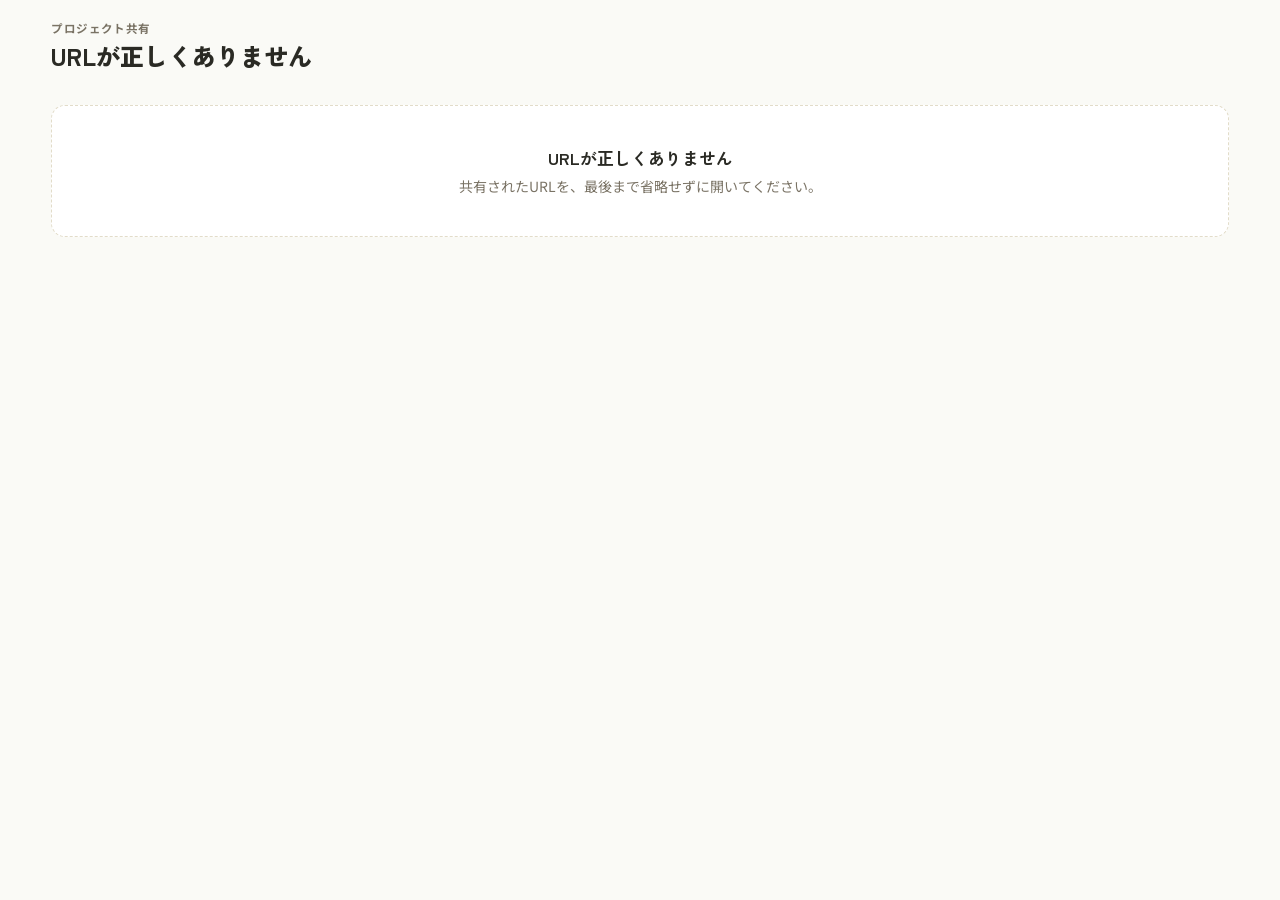
<file: docs/share.html>
<!doctype html>
<html lang="ja">
<head>
<meta charset="utf-8">
<meta name="viewport" content="width=device-width,initial-scale=1,viewport-fit=cover">
<meta name="robots" content="noindex,nofollow">
<meta name="referrer" content="no-referrer">
<title>プロジェクト</title>
<link rel="icon" href="favicon.svg" type="image/svg+xml">
<script src="config.js"></script>
<script src="gantt.js"></script>
<link rel="preconnect" href="https://fonts.gstatic.com" crossorigin>
<link rel="stylesheet" href="https://fonts.googleapis.com/css2?family=Zen+Kaku+Gothic+New:wght@700;900&family=Noto+Sans+JP:wght@400;500;700&family=JetBrains+Mono:wght@500;600&display=swap">
<link rel="stylesheet" href="gantt.css">
<style>
  :root{
    color-scheme:light;
    --bg:#FAFAF6; --surface:#FFFFFF; --surface-alt:#F3F1E9; --border:#E2DCC9;
    --text:#2A2A24; --text-muted:#7A7365; --accent:#2E5C4E; --accent-soft:#DCE8E1;
    --danger:#B23A2E; --danger-soft:#F6DCD8; --warning:#B4741E; --warning-soft:#F3E3C8;
    --done:#7C8B6F; --wait:#3E6B8C; --wait-soft:#E1EAF0;
    --shadow:0 1px 2px rgba(30,26,16,0.05), 0 4px 14px rgba(30,26,16,0.05);
    font-family:'Noto Sans JP','Zen Kaku Gothic New',system-ui,sans-serif;
  }
  *{box-sizing:border-box;}
  [hidden]{display:none!important;}
  body{background:var(--bg); color:var(--text); margin:0; padding:20px clamp(16px, 4vw, 56px) 48px; font-size:14px;}
  .wrap{max-width:1440px; margin:0 auto; display:flex; flex-direction:column; gap:16px;}
  .eyebrow{font-size:.72rem; color:var(--text-muted); font-weight:700; letter-spacing:.04em;}
  h1{font-family:'Zen Kaku Gothic New',sans-serif; font-weight:900; font-size:1.5rem; margin:2px 0 0; word-break:break-word;}
  .card{background:var(--surface); border:1px solid var(--border); border-radius:16px; padding:16px; box-shadow:var(--shadow); display:flex; flex-direction:column; gap:12px;}
  .stats{display:flex; gap:8px; flex-wrap:wrap;}
  .stat{background:var(--surface); border:1px solid var(--border); border-radius:10px; padding:8px 12px; display:flex; align-items:baseline; gap:6px; box-shadow:var(--shadow);}
  .stat b{font-family:'JetBrains Mono',monospace; font-size:1.05rem;}
  .stat span{font-size:.72rem; color:var(--text-muted);}
  .stat.late b{color:var(--danger);}
  .progressbar{height:8px; border-radius:99px; background:var(--surface-alt); border:1px solid var(--border); overflow:hidden;}
  .progressbar i{display:block; height:100%; background:var(--accent); border-radius:99px; transition:width .3s;}
  .note{font-size:.76rem; color:var(--text-muted);}
  .foot{display:flex; justify-content:space-between; align-items:center; gap:10px; flex-wrap:wrap;}
  .banner{border-radius:10px; padding:9px 12px; font-size:.8rem; font-weight:500; background:var(--danger-soft); color:var(--danger);}
  .msg{background:var(--surface); border:1px dashed var(--border); border-radius:14px; padding:40px 20px; text-align:center; color:var(--text-muted);}
  .msg b{display:block; color:var(--text); font-family:'Zen Kaku Gothic New',sans-serif; font-size:1.05rem; margin-bottom:6px;}
  .reload{font-size:.74rem; color:var(--text-muted); background:var(--surface); border:1px solid var(--border); border-radius:8px; padding:6px 11px; cursor:pointer; font-family:inherit;}
  .reload:hover{color:var(--accent); border-color:var(--accent);}
  @media (max-width:600px){
    body{padding-top:14px;}
    h1{font-size:1.25rem;}
    .card{padding:12px 10px;}
    .stat{flex:1; justify-content:center; padding:8px 6px;}
  }
</style>
</head>
<body>
<div class="wrap">
  <header>
    <div class="eyebrow">プロジェクト共有</div>
    <h1 id="projName">読み込み中…</h1>
  </header>
  <div id="banner"></div>
  <div id="main"><div class="msg">読み込み中…</div></div>
</div>

<script>
(function(){
  "use strict";
  var API = String((window.TASKHUB_CONFIG || {}).apiUrl || '').trim();
  var POLL_MS = 60000;
  var params = new URLSearchParams(location.hash.replace(/^#/, ''));
  var PID = params.get('p') || '';
  var KEY = params.get('k') || '';
  var project = null;
  var tasks = [];
  var busy = 0;      // 送信中の完了チェックの数(その間は再読み込みしない)
  var stopped = false;

  function pad(n){ return String(n).padStart(2,'0'); }
  function todayStr(){ var d = new Date(); return d.getFullYear()+'-'+pad(d.getMonth()+1)+'-'+pad(d.getDate()); }
  function esc(s){ return String(s==null?'':s).replace(/[&<>"']/g, function(c){ return {'&':'&amp;','<':'&lt;','>':'&gt;','"':'&quot;',"'":'&#39;'}[c]; }); }

  function api(action, extra){
    var body = Object.assign({action: action, project: PID, key: KEY}, extra || {});
    return fetch(API, {method: 'POST', body: JSON.stringify(body)})
      .then(function(r){ return r.json(); })
      .then(function(res){
        if(!res.ok){ var e = new Error(res.error || 'エラーが発生しました'); e.code = res.code; throw e; }
        return res;
      });
  }

  function fatal(title, text){
    stopped = true;
    document.getElementById('projName').textContent = title;
    document.title = title;
    document.getElementById('main').innerHTML = '<div class="msg"><b>'+esc(title)+'</b>'+esc(text)+'</div>';
  }

  function setBanner(msg){
    document.getElementById('banner').innerHTML = msg ? '<div class="banner">'+esc(msg)+'</div>' : '';
  }

  function render(){
    var today = todayStr();
    var s = TaskhubGantt.summary(tasks, today);
    var period = s.start ? TaskhubGantt.mdw(s.start)+' 〜 '+TaskhubGantt.mdw(s.end) : '未定';
    document.getElementById('projName').textContent = project.name;
    document.title = project.name + '｜プロジェクト';
    var main = document.getElementById('main');
    var sc = main.querySelector('.g-scroll');
    var keep = sc ? sc.scrollLeft : null;
    main.innerHTML =
      '<div class="card">' +
        '<div class="stats">' +
          '<div class="stat"><b>'+s.done+'/'+s.total+'</b><span>完了</span></div>' +
          '<div class="stat"><b>'+s.pct+'%</b><span>進捗</span></div>' +
          (s.overdue ? '<div class="stat late"><b>'+s.overdue+'</b><span>期限切れ</span></div>' : '') +
          '<div class="stat"><b style="font-size:.85rem">'+period+'</b></div>' +
        '</div>' +
        '<div class="progressbar"><i style="width:'+s.pct+'%"></i></div>' +
        TaskhubGantt.html({tasks: tasks, today: today, checkable: true, clickable: false, narrow: window.innerWidth <= 600,
          width: main.clientWidth - (window.innerWidth <= 600 ? 22 : 34)}) +
        '<div class="foot">' +
          '<div class="g-legend"><span><i style="background:var(--accent)"></i>予定</span><span><i style="background:var(--danger)"></i>期限切れ</span><span><i style="background:var(--wait)"></i>先方待ち</span><span><i style="background:color-mix(in srgb, var(--done) 55%, var(--surface-alt))"></i>完了</span></div>' +
          '<button type="button" class="reload" id="reloadBtn">最新の状態にする</button>' +
        '</div>' +
        '<div class="note">左のチェックで完了にできます。タスクの追加や日程の変更は、プロジェクトの管理者が行います。</div>' +
      '</div>';
    var nsc = main.querySelector('.g-scroll');
    if(nsc && keep !== null) nsc.scrollLeft = keep;
    else TaskhubGantt.scrollToToday(main);
    document.getElementById('reloadBtn').addEventListener('click', load);
  }

  function load(){
    if(stopped || busy) return Promise.resolve();
    return api('shareLoad').then(function(res){
      if(busy) return;
      project = res.project;
      tasks = res.tasks || [];
      setBanner('');
      render();
    }).catch(function(err){
      if(err.code === 'SHARE') return fatal('プロジェクトが見つかりません', 'このプロジェクトは削除されたか、URLが正しくありません。共有した人に確認してください。');
      // 古いGASは共有用の処理を知らず、合言葉の確認で断ってくる
      if(err.code === 'PASS' || err.code === 'NO_PASSCODE' || err.code === 'LOCKED') return fatal('まだ準備中です', 'サーバー（GAS）側の更新が済んでいないため表示できません。共有した人に「GASを新しいバージョンでデプロイしてください」と伝えてください。');
      if(!project) return fatal('読み込めませんでした', '通信できませんでした。時間をおいて開き直してください。（'+err.message+'）');
      setBanner('最新の状態を取得できませんでした。前回の内容を表示しています。');
    });
  }

  document.getElementById('main').addEventListener('change', function(e){
    var cb = e.target.closest('[data-gcheck]');
    if(!cb) return;
    var t = tasks.find(function(x){ return x.id === cb.dataset.gcheck; });
    if(!t) return;
    var done = cb.checked;
    var before = t.completed;
    t.completed = done;
    busy++;
    render();
    api('shareToggle', {task: t.id, done: done}).then(function(){
      setBanner('');
    }).catch(function(err){
      t.completed = before;
      if(err.code === 'SHARE') return fatal('プロジェクトが見つかりません', 'このプロジェクトは削除されたか、URLが正しくありません。');
      setBanner('保存できませんでした。もう一度お試しください。（'+err.message+'）');
    }).then(function(){
      busy--;
      if(!stopped) render();
    });
  });

  if(!API) fatal('設定がありません', 'config.js に接続先が設定されていません。');
  else if(!PID || !KEY) fatal('URLが正しくありません', '共有されたURLを、最後まで省略せずに開いてください。');
  else {
    load();
    setInterval(function(){ if(!document.hidden) load(); }, POLL_MS);
    document.addEventListener('visibilitychange', function(){ if(!document.hidden) load(); });
    var resizeTimer = null, lastWidth = window.innerWidth;
    window.addEventListener('resize', function(){
      if(!project || stopped || window.innerWidth === lastWidth) return;
      lastWidth = window.innerWidth;
      clearTimeout(resizeTimer);
      resizeTimer = setTimeout(render, 200);
    });
  }
})();
</script>
</body>
</html>
</file>
<file: docs/gantt.css>
/* タスクハブ ガントチャート(gantt.js と組で使う。色はページ側の :root の変数を使う) */
.gantt{--lw:220px; --rh:42px; border:1px solid var(--border); border-radius:12px; background:var(--surface); overflow:hidden;}
.gantt.narrow{--lw:128px; --rh:46px;}
.g-scroll{overflow-x:auto; overscroll-behavior-x:contain;}
.g-inner{width:max-content; min-width:100%;}
.g-head, .g-row{display:flex;}
.g-head{border-bottom:1px solid var(--border); background:var(--surface-alt);}
.g-lab{position:sticky; left:0; z-index:3; width:var(--lw); flex:none; display:flex; align-items:center; gap:8px; padding:0 10px; background:var(--surface); border-right:1px solid var(--border);}
.g-corner{background:var(--surface-alt); font-size:.72rem; font-weight:700; color:var(--text-muted);}
.g-track{position:relative; flex:none;}
.g-months{position:relative; height:22px; border-bottom:1px solid var(--border);}
.g-month{position:absolute; top:0; bottom:0; border-left:1px solid var(--border); font-size:.7rem; font-weight:700; color:var(--text); white-space:nowrap; overflow:hidden;}
.g-month span{position:sticky; left:calc(var(--lw) + 6px); padding:0 6px; line-height:22px;}
.g-days{display:flex; height:34px;}
.g-day{flex:none; display:flex; flex-direction:column; align-items:center; justify-content:center; line-height:1.05; font-family:'JetBrains Mono',monospace; color:var(--text);}
.g-day b{font-size:.72rem; font-weight:600;}
.g-day small{font-size:.58rem; color:var(--text-muted); font-family:'Noto Sans JP',sans-serif;}
.g-day.sun b, .g-day.sun small{color:var(--danger);}
.g-day.sat b, .g-day.sat small{color:var(--wait);}
.g-day.today{background:var(--warning); border-radius:6px;}
.g-day.today b, .g-day.today small{color:#fff;}

.g-body{position:relative;}
.g-bg{position:absolute; top:0; bottom:0; left:var(--lw); pointer-events:none;}
.g-col{position:absolute; top:0; bottom:0;}
.g-col.we{background:color-mix(in srgb, var(--surface-alt) 70%, transparent);}
.g-col.today{background:color-mix(in srgb, var(--warning) 10%, transparent);}
.g-now{position:absolute; top:0; bottom:0; width:2px; margin-left:-1px; background:var(--warning); opacity:.7;}
.g-row{height:var(--rh); border-bottom:1px solid color-mix(in srgb, var(--border) 60%, transparent);}
.g-row:last-child{border-bottom:none;}
.g-row:hover .g-lab{background:color-mix(in srgb, var(--accent-soft) 45%, var(--surface));}
.g-lab-body{min-width:0; flex:1; display:flex; flex-direction:column; gap:1px;}
.g-title{font-size:.82rem; font-weight:700; color:var(--text); white-space:nowrap; overflow:hidden; text-overflow:ellipsis; text-align:left; background:none; border:none; padding:0; font-family:inherit; max-width:100%;}
button.g-title{cursor:pointer;}
button.g-title:hover{color:var(--accent); text-decoration:underline;}
.g-owner{font-size:.66rem; color:var(--text-muted); white-space:nowrap; overflow:hidden; text-overflow:ellipsis;}
.g-row.is-done .g-title{text-decoration:line-through; color:var(--text-muted);}
.g-check{appearance:none; flex:none; width:18px; height:18px; border-radius:5px; border:2px solid var(--border); background:var(--surface-alt); cursor:pointer; display:grid; place-items:center; margin:0;}
.g-check:checked{background:var(--accent); border-color:var(--accent);}
.g-check:checked::after{content:"✓"; color:#fff; font-size:11px; font-weight:900;}
.g-check:disabled{opacity:.5; cursor:wait;}
.g-dot{flex:none; width:8px; height:8px; border-radius:50%; background:var(--accent);}
.g-dot.done{background:var(--done);}

.g-bar{position:absolute; top:calc(50% - 12px); height:24px; border-radius:6px; background:var(--accent); color:#fff; font-size:.68rem; font-weight:700; font-family:'JetBrains Mono',monospace; display:flex; align-items:center; padding:0 7px; white-space:nowrap; overflow:hidden; z-index:1; cursor:default;}
.g-bar.overdue{background:var(--danger);}
.g-bar.waiting{background:var(--wait);}
.g-bar.done{background:color-mix(in srgb, var(--done) 55%, var(--surface-alt)); color:var(--surface);}
.g-side{position:absolute; top:calc(50% - 8px); font-size:.66rem; line-height:16px; color:var(--text-muted); font-family:'JetBrains Mono',monospace; white-space:nowrap; z-index:1;}
.g-nodate{position:sticky; left:calc(var(--lw) + 8px); display:inline-block; margin-top:calc(var(--rh) / 2 - 9px); font-size:.7rem; color:var(--text-muted); border:1px dashed var(--border); border-radius:6px; padding:0 8px; line-height:16px;}
.g-empty{border:1px dashed var(--border); border-radius:12px; padding:28px 16px; text-align:center; font-size:.82rem; color:var(--text-muted);}

.g-legend{display:flex; gap:12px; flex-wrap:wrap; font-size:.7rem; color:var(--text-muted);}
.g-legend i{display:inline-block; width:14px; height:8px; border-radius:3px; margin-right:4px; vertical-align:middle;}

/* 一番下の入力行 */
.g-addrow{background:color-mix(in srgb, var(--accent-soft) 25%, transparent);}
.g-addrow .g-lab{background:color-mix(in srgb, var(--accent-soft) 25%, var(--surface)); gap:6px;}
.g-plus{flex:none; color:var(--accent); font-weight:900;}
.g-addinput{flex:1; min-width:0; border:1px dashed var(--border); background:var(--surface); border-radius:7px; padding:5px 8px; font-size:.8rem; color:var(--text); font-family:inherit;}
.g-addinput:focus{outline:2px solid var(--accent); outline-offset:0; border-style:solid;}
.g-addclear{flex:none; background:none; border:none; color:var(--text-muted); font-size:1rem; line-height:1; cursor:pointer; padding:2px 4px;}
.g-addclear:hover{color:var(--danger);}
.g-addtrack{cursor:crosshair; user-select:none; -webkit-user-select:none; z-index:1;}
.g-addhint{position:sticky; left:calc(var(--lw) + 8px); display:inline-block; margin-top:calc(var(--rh) / 2 - 9px); font-size:.7rem; color:var(--text-muted); line-height:16px; pointer-events:none;}
.g-bar.draft{background:color-mix(in srgb, var(--accent) 22%, var(--surface)); color:var(--accent); border:2px dashed var(--accent); pointer-events:none;}
</file>
